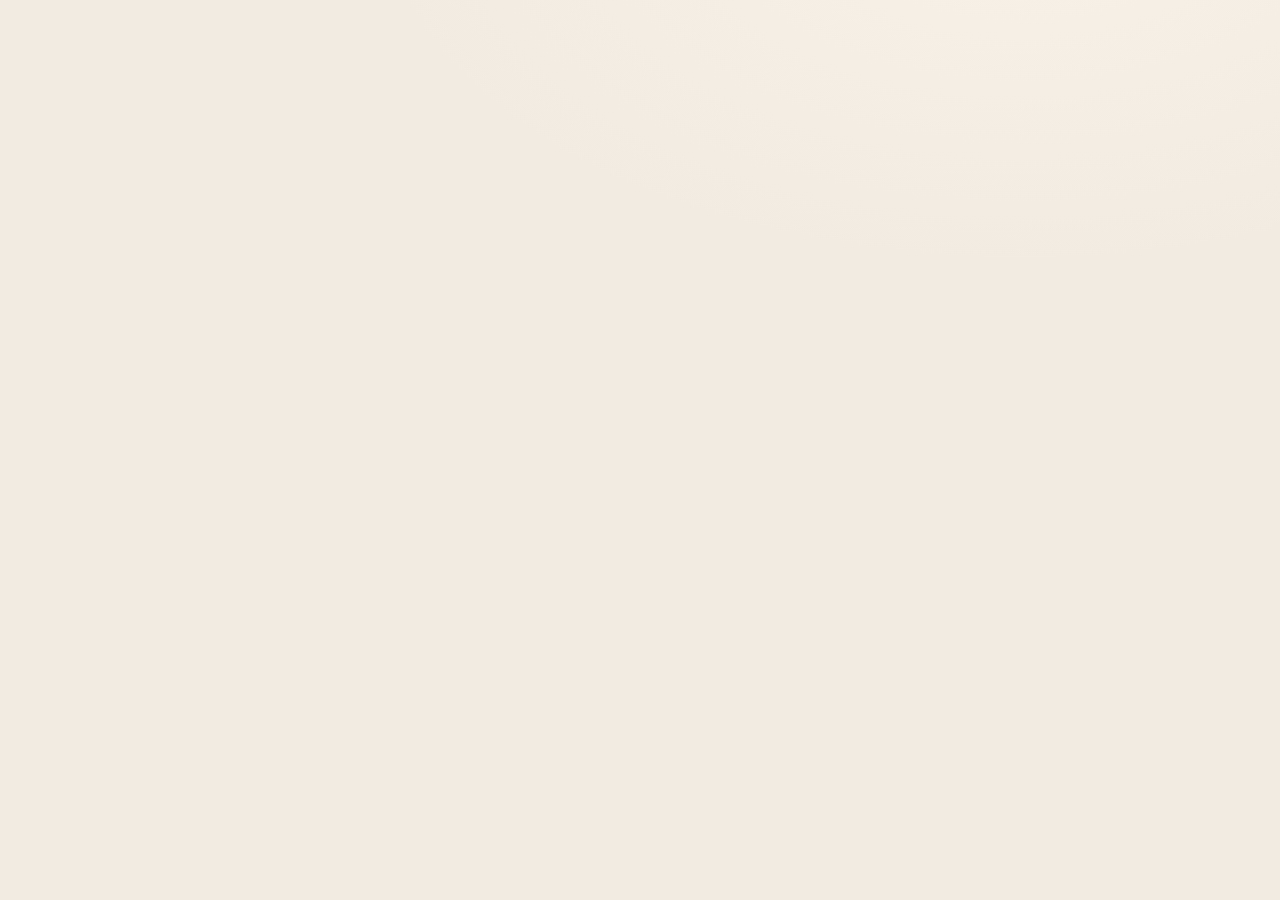
<file: demo/video/viz/memory.html>
<!doctype html>
<html lang="en">
<head>
<meta charset="utf-8">
<title>A lesson through Mubit memory</title>
<link href="https://fonts.googleapis.com/css2?family=Instrument+Serif:ital@0;1&family=Geist:wght@300;400;500&display=swap" rel="stylesheet">
<link rel="stylesheet" href="viz.css">
<style>
h2 { position: absolute; left: 60px; top: 40px; margin: 0; font-size: 40px; }
.run { top: 170px; width: 340px; padding: 18px 20px; }
.run h4 { margin: 6px 0 10px; font-size: 26px; font-family: 'Instrument Serif', serif; font-weight: 400; }
.run .row { display: flex; justify-content: space-between; align-items: center; font-size: 14px; padding: 7px 0; border-top: 1px solid var(--line); }
.status { display: inline-flex; align-items: center; gap: 6px; font-size: 12.5px; padding: 3px 10px; border-radius: 999px; }
#mem { left: 470px; top: 200px; width: 340px; height: 300px; }
#mem h3 { margin: 4px 0 6px; font-size: 26px; }
.slot { margin-top: 12px; height: 104px; border-radius: 12px; border: 1px dashed rgba(255, 255, 255, 0.18); }
.call { font-size: 12.5px; color: #e7c27d; margin-top: 12px; opacity: 0; transition: opacity 0.5s; }
.call.on { opacity: 1; }
.lesson { position: absolute; width: 300px; padding: 12px 14px; border-radius: 12px; background: #fff7e6; color: var(--ink); font-size: 13.5px; line-height: 1.45;
  box-shadow: 0 0 0 1.5px var(--glow), 0 10px 30px rgba(231, 194, 125, 0.25); transition: left 1.3s cubic-bezier(0.5, 0, 0.2, 1), top 1.3s cubic-bezier(0.5, 0, 0.2, 1), opacity 0.6s; }
.lesson b { display: block; font-size: 11px; letter-spacing: 0.1em; text-transform: uppercase; color: #9a7a3c; margin-bottom: 4px; font-weight: 500; }
.planner { margin-top: 12px; padding: 12px; border-radius: 12px; background: var(--soft); min-height: 162px; font-size: 13px; color: var(--muted); }
.floor { margin-top: 14px; font-size: 15px; display: flex; justify-content: space-between; align-items: center; opacity: 0; transition: opacity 0.6s; }
.floor.on { opacity: 1; }
.floor b { font-weight: 500; font-size: 18px; }
</style>
</head>
<body>
<div class="stage">
  <h2 class="serif fade" id="title">One lesson, carried by Mubit</h2>

  <div class="card run fade" id="run1" style="left:60px">
    <div class="eyebrow">Run 1 · 30-residue chain</div>
    <h4>Fold failed its own check</h4>
    <div class="row"><span>pLDDT ≥ 70</span><span class="status pass"><span class="dot" style="background:var(--olive)"></span>89.7</span></div>
    <div class="row"><span>pTM ≥ 0.5</span><span class="status fail"><span class="dot" style="background:var(--fail)"></span>0.494</span></div>
  </div>

  <div class="dark pop" id="mem">
    <div class="eyebrow">Mubit memory</div>
    <h3 class="serif">Stored lessons</h3>
    <div class="slot"></div>
    <div class="call mono" id="c-write">remember(lesson, session = run 1)</div>
    <div class="call mono" id="c-read">get_context(task, session = run 2)</div>
  </div>

  <div class="card run fade" id="run2" style="left:880px">
    <div class="eyebrow">Run 2 · same task</div>
    <h4>Planner's input</h4>
    <div class="planner" id="planner">advisory lessons</div>
    <div class="floor" id="floor"><span>pTM floor it sets</span><b>0.3</b></div>
  </div>

  <div class="lesson fade" id="lesson" style="left:80px; top:410px"><b>Lesson from the reviewer</b>A pTM floor of 0.5 is too strict for a 30-residue chain. Use about 0.3 below 50 residues.</div>
  <div class="lesson" id="copy" style="left:490px; top:291px; opacity:0"><b>Lesson from the reviewer</b>A pTM floor of 0.5 is too strict for a 30-residue chain. Use about 0.3 below 50 residues.</div>
</div>
<script>
const $ = (id) => document.getElementById(id);
const on = (ids, gap = 180) => ids.forEach((id, i) => setTimeout(() => $(id).classList.add('on'), i * gap));
window.viz = {
  go(step) {
    if (step === 1) on(['title', 'run1', 'lesson', 'mem']);
    if (step === 2) {
      const l = $('lesson'); l.style.left = '490px'; l.style.top = '291px';
      setTimeout(() => $('c-write').classList.add('on'), 900);
    }
    if (step === 3) {
      on(['run2']);
      setTimeout(() => { $('c-read').classList.add('on'); const c = $('copy'); c.style.opacity = '1'; }, 500);
      setTimeout(() => { const c = $('copy'); c.style.left = '900px'; c.style.top = '302px'; }, 900);
    }
    if (step === 4) on(['floor']);
  },
};
</script>
</body>
</html>
</file>
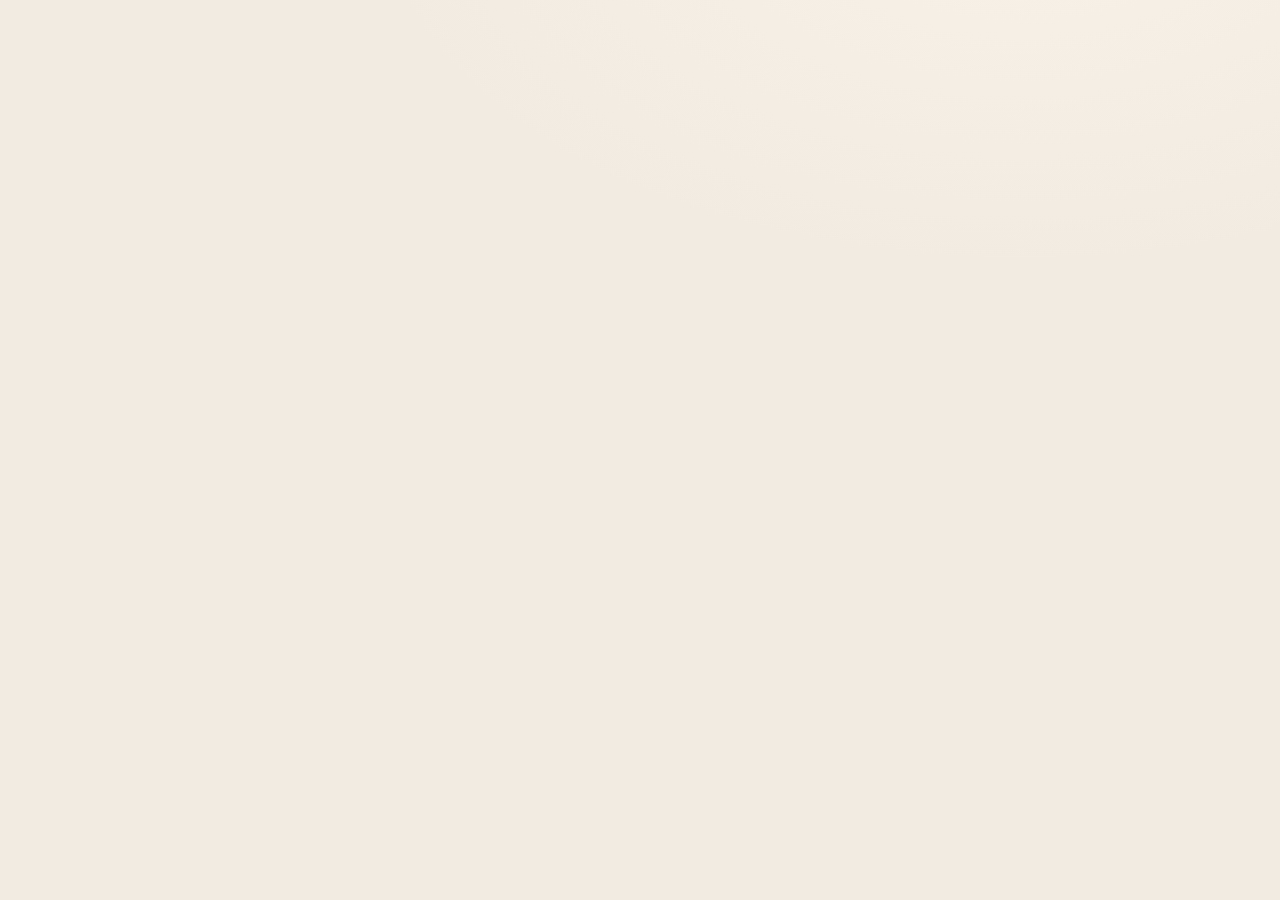
<file: demo/video/viz/mubit.html>
<!doctype html>
<html lang="en">
<head>
<meta charset="utf-8">
<title>How labloop uses Mubit</title>
<link href="https://fonts.googleapis.com/css2?family=Instrument+Serif:ital@0;1&family=Geist:wght@300;400;500&display=swap" rel="stylesheet">
<link rel="stylesheet" href="viz.css">
<style>
h2 { position: absolute; left: 60px; top: 40px; margin: 0; font-size: 40px; }
.agent { left: 60px; width: 250px; height: 62px; padding: 10px 14px; display: grid; grid-template-columns: 1fr auto; align-items: center; row-gap: 2px; transition: box-shadow 0.5s; }
.agent b { font-weight: 500; font-size: 15px; }
.agent small { grid-column: 1 / -1; color: var(--muted); font-size: 12px; }
.agent .model { font-size: 11px; padding: 2px 8px; border-radius: 999px; background: var(--bg); }
.agent .model.opus { background: #efe0d6; }
.agent.hot { box-shadow: 0 0 0 2px var(--glow), 0 10px 30px rgba(231, 194, 125, 0.3); }
#gateway { left: 440px; top: 150px; width: 360px; height: 236px; }
#memory { left: 440px; top: 418px; width: 360px; }
.dark h3 { margin: 4px 0 2px; font-size: 26px; }
.dark .host { font-size: 12px; color: #bdb3a4; }
.log { margin-top: 12px; display: flex; flex-direction: column; gap: 6px; }
.log div { font-size: 12.5px; display: flex; gap: 8px; align-items: center; opacity: 0; transform: translateX(-8px); transition: all 0.4s; }
.log div.on { opacity: 1; transform: none; }
.log .ok { margin-left: auto; color: var(--glow); font-size: 11.5px; }
.verbs { display: grid; grid-template-columns: 1fr 1fr; gap: 8px; margin-top: 10px; }
.verb { border-radius: 12px; padding: 8px 10px; background: rgba(255, 255, 255, 0.06); border: 1px solid rgba(255, 255, 255, 0.08); transition: all 0.5s; }
.verb b { display: block; font-weight: 500; font-size: 14.5px; color: #8f877b; transition: color 0.5s; }
.verb span { font-size: 11px; color: #7d756a; }
.verb.on { background: rgba(231, 194, 125, 0.16); border-color: rgba(231, 194, 125, 0.55); }
.verb.on b { color: #fff3dc; }
#models { left: 930px; top: 205px; width: 290px; }
#modal { left: 930px; top: 470px; width: 290px; }
.side h4 { margin: 2px 0 8px; font-size: 22px; font-family: 'Instrument Serif', serif; font-weight: 400; }
.side .row { display: flex; justify-content: space-between; font-size: 13px; padding: 5px 0; border-top: 1px solid var(--line); }
.side .row span:last-child { color: var(--muted); }
.label { position: absolute; font-size: 12px; color: #6b6458; background: var(--bg); padding: 2px 8px; border-radius: 999px; opacity: 0; transition: opacity 0.5s; }
.label.on { opacity: 1; }
circle.packet { fill: var(--glow); }
</style>
</head>
<body>
<div class="stage">
  <h2 class="serif fade" id="title">How labloop uses Mubit</h2>

  <svg class="wires" viewBox="0 0 1280 720" width="1280" height="720">
    <path id="w0" d="M310 181 C 380 181, 380 214, 440 214"/>
    <path id="w1" d="M310 259 C 380 259, 380 238, 440 238"/>
    <path id="w2" d="M310 337 C 380 337, 380 262, 440 262"/>
    <path id="w3" d="M310 415 C 380 415, 380 286, 440 286"/>
    <path id="w4" d="M310 493 C 390 493, 390 310, 440 310"/>
    <path id="wm" d="M800 268 L 930 268"/>
    <path id="write" d="M310 505 C 380 505, 380 500, 440 500"/>
    <path id="recall" d="M440 580 C 340 580, 340 430, 310 425"/>
    <circle class="packet" r="4" opacity="0"><animateMotion id="p0" dur="1.1s" begin="indefinite" repeatCount="indefinite"><mpath href="#w0"/></animateMotion></circle>
    <circle class="packet" r="4" opacity="0"><animateMotion id="p1" dur="1.3s" begin="indefinite" repeatCount="indefinite"><mpath href="#w2"/></animateMotion></circle>
    <circle class="packet" r="4" opacity="0"><animateMotion id="p2" dur="1.2s" begin="indefinite" repeatCount="indefinite"><mpath href="#w3"/></animateMotion></circle>
    <circle class="packet" r="4" opacity="0"><animateMotion id="p3" dur="0.9s" begin="indefinite" repeatCount="indefinite"><mpath href="#wm"/></animateMotion></circle>
    <circle class="packet" r="5" opacity="0"><animateMotion id="pw" dur="1.4s" begin="indefinite" repeatCount="indefinite"><mpath href="#write"/></animateMotion></circle>
    <circle class="packet" r="5" opacity="0"><animateMotion id="pr" dur="1.6s" begin="indefinite" repeatCount="indefinite"><mpath href="#recall"/></animateMotion></circle>
  </svg>

  <div class="card agent fade" id="a0" style="top:150px"><b>applicability</b><span class="model">Haiku 5.5</span><small>does a saved skill fit?</small></div>
  <div class="card agent fade" id="a1" style="top:228px"><b>researcher</b><span class="model">Haiku 5.5</span><small>writes literature queries</small></div>
  <div class="card agent fade" id="a2" style="top:306px"><b>extractor</b><span class="model">Haiku 5.5</span><small>pulls methods from papers</small></div>
  <div class="card agent fade" id="a3" style="top:384px"><b>planner</b><span class="model opus">Opus 5</span><small>designs the experiment</small></div>
  <div class="card agent fade" id="a4" style="top:462px"><b>reviewer</b><span class="model opus">Opus 5</span><small>writes lessons after grading</small></div>

  <div class="dark pop" id="gateway">
    <div class="eyebrow">Mubit gateway</div>
    <h3 class="serif">Every agent call</h3>
    <div class="host mono">api.mubit.ai/anthropic · session = run id</div>
    <div class="log" id="log">
      <div><span class="dot" style="background:var(--glow)"></span>applicability · run 5d8e3a<span class="ok">recorded</span></div>
      <div><span class="dot" style="background:var(--glow)"></span>researcher · run 5d8e3a<span class="ok">recorded</span></div>
      <div><span class="dot" style="background:var(--glow)"></span>planner · run 5d8e3a<span class="ok">recorded</span></div>
      <div><span class="dot" style="background:var(--glow)"></span>reviewer · run 5d8e3a<span class="ok">recorded</span></div>
    </div>
  </div>

  <div class="card side pop" id="models"><div class="eyebrow">Models</div><h4>Claude</h4>
    <div class="row"><span>Opus 5</span><span>planner, reviewer</span></div>
    <div class="row"><span>Haiku 5.5</span><span>three helpers</span></div>
  </div>

  <div class="dark pop" id="memory">
    <div class="eyebrow">Mubit memory</div>
    <h3 class="serif">Lessons between runs</h3>
    <div class="verbs">
      <div class="verb" id="v-reflect"><b>Reflect</b><span>reviewer reads the result</span></div>
      <div class="verb" id="v-write"><b>Write</b><span class="mono">remember()</span></div>
      <div class="verb" id="v-retrieve"><b>Retrieve</b><span class="mono">get_context()</span></div>
      <div class="verb" id="v-reinforce"><b>Reinforce</b><span class="mono">record_outcome()</span></div>
    </div>
  </div>
  <div class="label" id="l-write" style="left:322px; top:470px">write lessons</div>
  <div class="label" id="l-recall" style="left:300px; top:592px">recall before planning</div>

  <div class="card side pop" id="modal"><div class="eyebrow">Experiments</div><h4>GPUs on Modal</h4>
    <div class="row"><span>ESMFold</span><span>A10G</span></div>
    <div class="row"><span>Boltz-2</span><span>H100</span></div>
    <div class="row"><span>Chai-1</span><span>H100</span></div>
  </div>
</div>
<script>
const $ = (id) => document.getElementById(id);
const on = (ids, gap = 160) => ids.forEach((id, i) => setTimeout(() => $(id).classList.add('on'), i * gap));
const packets = (ids) => ids.forEach((id) => { const a = $(id); a.parentElement.setAttribute('opacity', '1'); a.beginElement(); });
window.viz = {
  go(step) {
    if (step === 1) on(['title', 'a0', 'a1', 'a2', 'a3', 'a4'], 140);
    if (step === 2) {
      on(['gateway', 'w0', 'w1', 'w2', 'w3', 'w4', 'wm', 'models'], 90);
      setTimeout(() => packets(['p0', 'p1', 'p2', 'p3']), 900);
      [...$('log').children].forEach((row, i) => setTimeout(() => row.classList.add('on'), 1100 + i * 700));
    }
    if (step === 3) {
      on(['memory']);
      setTimeout(() => { $('a4').classList.add('hot'); $('v-reflect').classList.add('on'); }, 700);
      setTimeout(() => { on(['write', 'l-write']); $('write').classList.add('hot'); packets(['pw']); $('v-write').classList.add('on'); }, 1700);
    }
    if (step === 4) {
      $('a4').classList.remove('hot');
      on(['recall', 'l-recall']); $('recall').classList.add('hot'); packets(['pr']);
      setTimeout(() => { $('a3').classList.add('hot'); $('v-retrieve').classList.add('on'); }, 600);
      setTimeout(() => $('v-reinforce').classList.add('on'), 3200);
    }
    if (step === 5) { $('a3').classList.remove('hot'); on(['modal']); }
  },
};
</script>
</body>
</html>
</file>
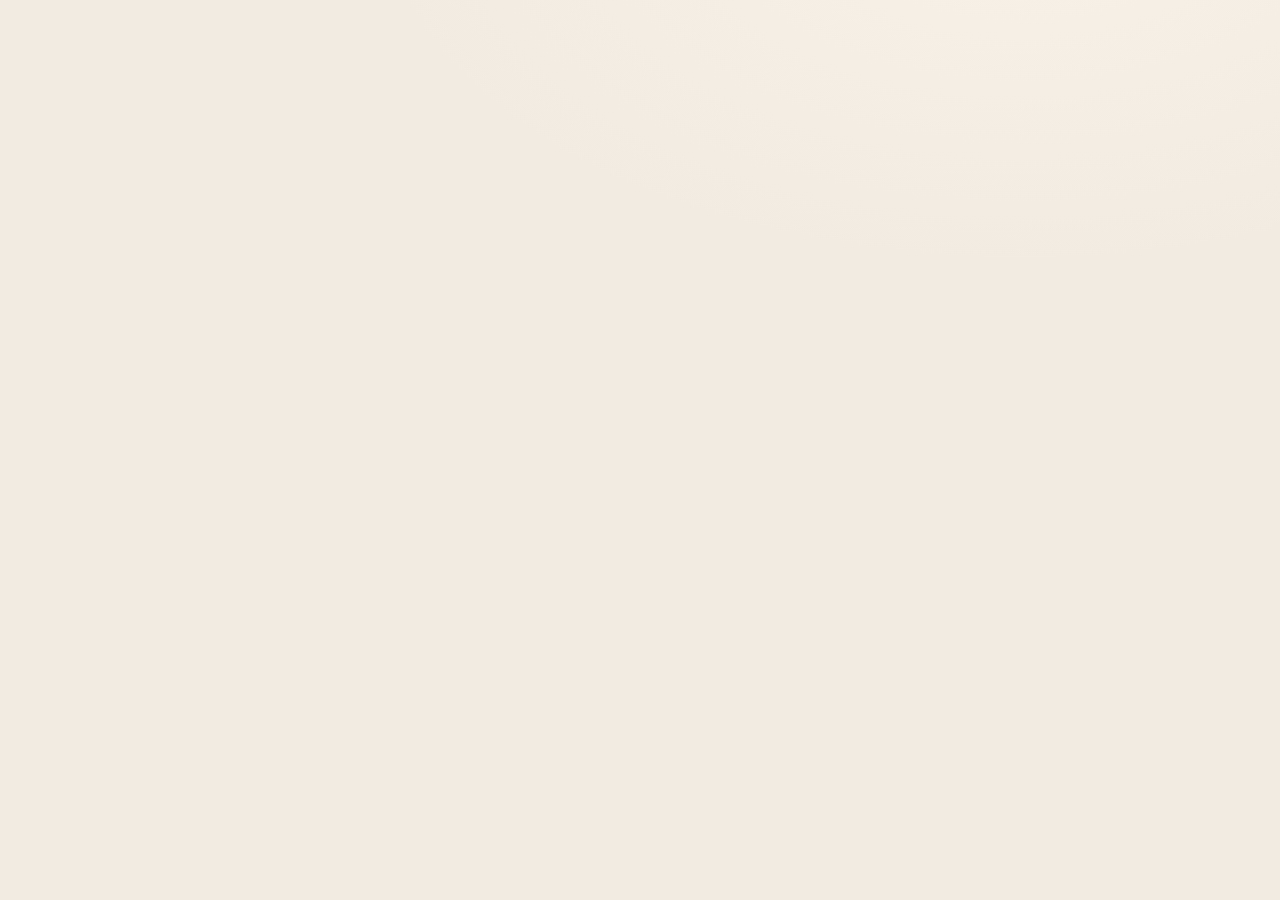
<file: demo/video/viz/outro.html>
<!doctype html>
<html lang="en">
<head>
<meta charset="utf-8">
<title>labloop and Mubit</title>
<link href="https://fonts.googleapis.com/css2?family=Instrument+Serif:ital@0;1&family=Geist:wght@300;400;500&display=swap" rel="stylesheet">
<link rel="stylesheet" href="viz.css">
<style>
h2 { position: absolute; left: 60px; top: 40px; margin: 0; font-size: 40px; }
.track { position: absolute; left: 60px; right: 60px; top: 150px; display: flex; align-items: stretch; gap: 14px; }
.node { position: relative; flex: 1; background: #fff; border-radius: 16px; padding: 16px; box-shadow: 0 10px 28px rgba(42, 38, 34, 0.07); }
.node h4 { margin: 6px 0 8px; font-size: 22px; font-family: 'Instrument Serif', serif; font-weight: 400; line-height: 1.15; }
.node p { margin: 0; font-size: 13px; color: #5e584f; line-height: 1.45; }
.node .status { display: inline-flex; align-items: center; gap: 6px; font-size: 12px; padding: 3px 10px; border-radius: 999px; margin-top: 10px; }
.node.mem { background: linear-gradient(160deg, var(--mubit-2), var(--mubit)); color: #f4eee4; }
.node.mem p { color: #cfc5b6; }
.node.mem .eyebrow { color: #bdb3a4; }
.join { align-self: center; color: var(--muted); font-size: 20px; }
.bottom { position: absolute; left: 60px; right: 60px; top: 410px; display: grid; grid-template-columns: 1fr 1fr 1fr; gap: 16px; }
.bottom .dark { position: relative; }
.bottom h3 { margin: 4px 0 6px; font-size: 23px; line-height: 1.15; }
.bottom p { margin: 0; font-size: 13.5px; color: #d9cfc0; line-height: 1.5; }
.end { position: absolute; left: 0; right: 0; bottom: 34px; text-align: center; font-size: 15px; color: var(--muted); }
</style>
</head>
<body>
<div class="stage">
  <h2 class="serif fade" id="title">What Mubit changed across three runs</h2>
  <div class="track">
    <div class="node pop" id="n1"><div class="eyebrow">Run 1</div><h4>pTM floor 0.5</h4><p>The fold scored pTM 0.494.</p><span class="status fail"><span class="dot" style="background:var(--fail)"></span>Failed</span></div>
    <span class="join pop" id="j1">→</span>
    <div class="node mem pop" id="n2"><div class="eyebrow">Mubit memory</div><h4>"0.5 is too strict for short chains"</h4><p>Written after run 1, recalled before run 2.</p></div>
    <span class="join pop" id="j2">→</span>
    <div class="node pop" id="n3"><div class="eyebrow">Run 2</div><h4>pTM floor 0.3</h4><p>Same fold, now within its checks. Saved as a skill.</p><span class="status pass"><span class="dot" style="background:var(--olive)"></span>Passed · draft skill</span></div>
    <span class="join pop" id="j3">→</span>
    <div class="node pop" id="n4"><div class="eyebrow">Run 3</div><h4>Trp-cage, 20 residues</h4><p>Matched the skill, so no research or planning.</p><span class="status pass"><span class="dot" style="background:var(--olive)"></span>Passed · validated</span></div>
  </div>
  <div class="bottom">
    <div class="dark pop" id="b1"><div class="eyebrow">Mubit memory</div><h3 class="serif">Corrections become lessons</h3><p>Written after grading, recalled before planning, and reinforced when they lead to a pass.</p></div>
    <div class="dark pop" id="b2"><div class="eyebrow">Mubit gateway</div><h3 class="serif">Each role keeps its own history</h3><p>Every call is recorded per role and per run. Each role's model is one setting, so it can move to a smaller, task-adapted one.</p></div>
    <div class="dark pop" id="b3"><div class="eyebrow">Every new run</div><h3 class="serif">Starts from the last one</h3><p>New proteins and new papers add lessons and skills, and the next run plans with them.</p></div>
  </div>
  <div class="end fade" id="end">labloop · github.com/persistentepiphany/mubit-experiments-hackathon</div>
</div>
<script>
const $ = (id) => document.getElementById(id);
const on = (ids, gap = 220) => ids.forEach((id, i) => setTimeout(() => $(id).classList.add('on'), i * gap));
window.viz = {
  go(step) {
    if (step === 1) on(['title', 'n1', 'j1', 'n2', 'j2', 'n3', 'j3', 'n4'], 260);
    if (step === 2) on(['b1', 'b2'], 400);
    if (step === 3) on(['b3', 'end'], 400);
  },
};
</script>
</body>
</html>
</file>
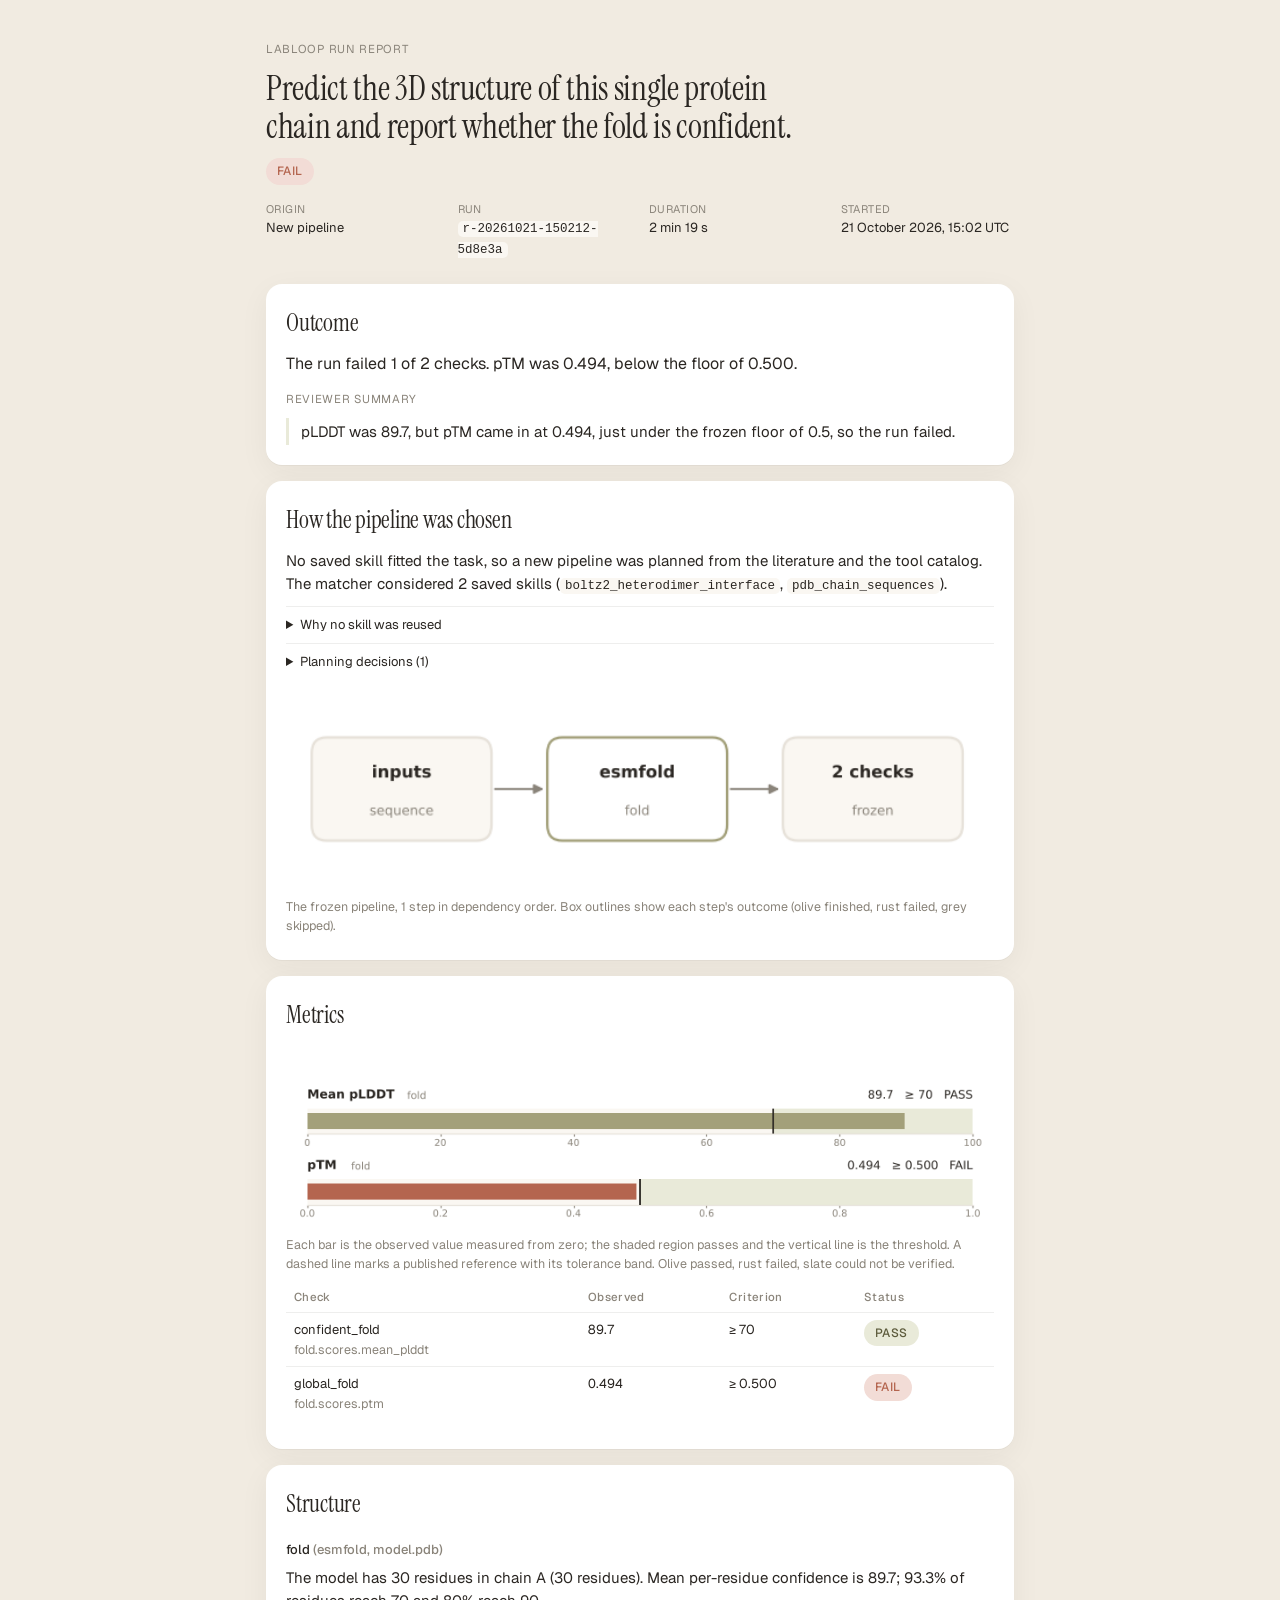
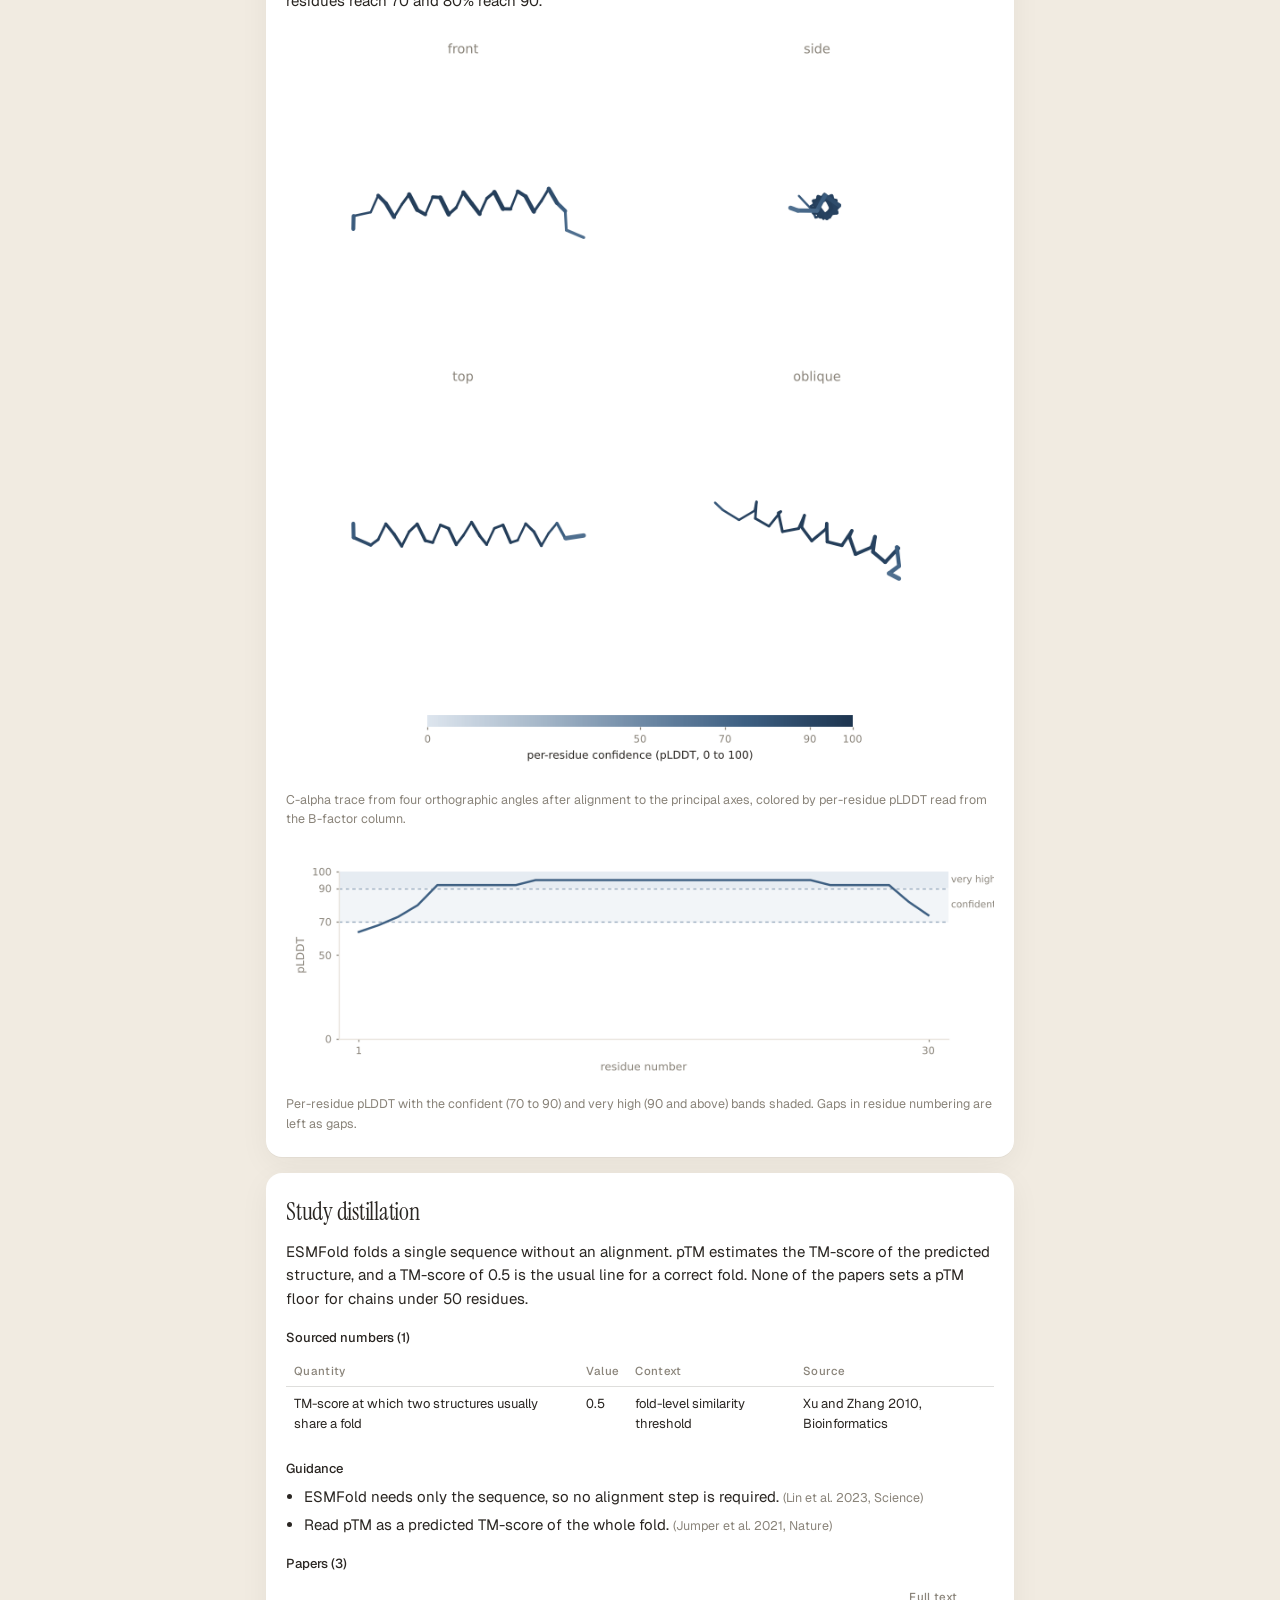
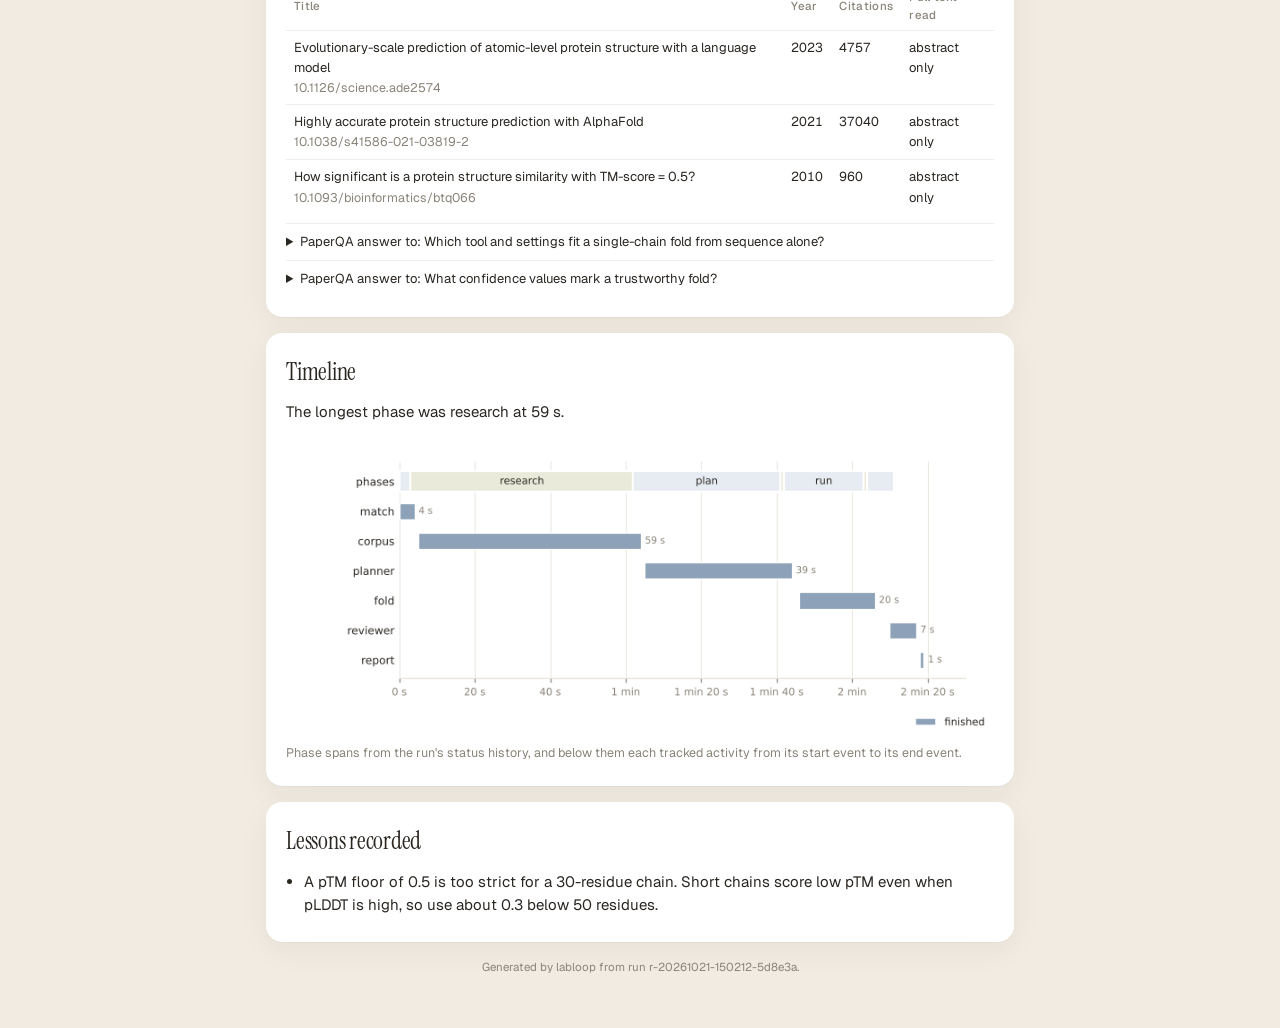
<file: demo/video/seed/reports/r-20261021-150212-5d8e3a/report.html>
<!doctype html>
<html lang="en"><head><meta charset="utf-8"><meta name="viewport" content="width=device-width,initial-scale=1"><title>Run report r-20261021-150212-5d8e3a</title><link rel="preconnect" href="https://fonts.googleapis.com"><link rel="preconnect" href="https://fonts.gstatic.com" crossorigin><link href="https://fonts.googleapis.com/css2?family=Instrument+Serif:ital@0;1&amp;family=Geist:wght@300;400;500&amp;display=swap" rel="stylesheet"><style>
:root{--bg:#f1ebe1;--ink:#2a2622;--muted:#8a847a;--card:#fff;--soft:#faf7f2;--line:rgba(42,38,34,.08);
--olive:#a3a07a;--clay:#c9937a;--slate:#8da2b8;--slatebg:#e6ecf2;--okbg:#e9ead9;--runbg:#f3e3da;--failbg:#f2dcd6;--fail:#b4654f}
*{box-sizing:border-box}
html{-webkit-text-size-adjust:100%}
body{margin:0;background:var(--bg);color:var(--ink);font-family:'Geist',system-ui,-apple-system,sans-serif;
font-size:15px;line-height:1.55;-webkit-font-smoothing:antialiased}
main{max-width:780px;margin:0 auto;padding:32px 16px 56px;display:flex;flex-direction:column;gap:16px}
h1,h2{font-family:'Instrument Serif',Georgia,serif;font-weight:400;letter-spacing:-.01em;margin:0}
h1{font-size:34px;line-height:1.12;text-wrap:balance}
h2{font-size:24px;margin-bottom:10px}
h3{font-size:13px;font-weight:500;margin:18px 0 6px;color:var(--ink)}
p{margin:0 0 10px}p:last-child{margin-bottom:0}
.card{background:var(--card);border-radius:16px;padding:20px;box-shadow:0 1px 0 rgba(42,38,34,.04),0 8px 30px rgba(42,38,34,.05)}
.eyebrow{font-size:11.5px;letter-spacing:.06em;text-transform:uppercase;color:var(--muted)}
.head{display:flex;flex-direction:column;gap:12px;padding:8px 0}
.pill{display:inline-block;font-size:12px;font-weight:500;letter-spacing:.04em;padding:4px 11px;border-radius:999px;vertical-align:middle}
.pill.PASS{background:var(--okbg);color:#5d5b3c}.pill.FAIL{background:var(--failbg);color:var(--fail)}
.pill.INCONCLUSIVE,.pill.UNVERIFIABLE{background:var(--slatebg);color:#4c6075}
.pill.ERROR{background:var(--failbg);color:var(--fail)}.pill.IN{background:var(--runbg);color:#8a5a43}
.pill.NOT{background:var(--soft);color:var(--muted)}
.meta{display:grid;grid-template-columns:repeat(auto-fit,minmax(150px,1fr));gap:10px 18px;margin-top:4px}
.meta div{font-size:13px;overflow-wrap:anywhere}.meta span{display:block;font-size:11px;color:var(--muted);letter-spacing:.04em;text-transform:uppercase}
.lead{font-size:16px}
.quote{border-left:3px solid var(--okbg);padding:2px 0 2px 12px;margin:10px 0;color:var(--ink)}
.muted{color:var(--muted)}.small{font-size:12.5px}
code{font-family:ui-monospace,SFMono-Regular,Menlo,monospace;font-size:12.5px;background:var(--soft);padding:1px 5px;border-radius:5px;overflow-wrap:anywhere}
figure{margin:14px 0 4px}figure img{display:block;width:100%;height:auto;border-radius:10px}
figcaption{font-size:12.5px;color:var(--muted);margin-top:6px}
.scroll{overflow-x:auto;-webkit-overflow-scrolling:touch;margin:8px 0}
table{border-collapse:collapse;width:100%;font-size:13px}
th{font-weight:500;color:var(--muted);font-size:11.5px;text-align:left;letter-spacing:.03em;padding:6px 8px;border-bottom:1px solid var(--line)}
td{padding:7px 8px;border-bottom:1px solid var(--line);vertical-align:top;overflow-wrap:anywhere}
td.num{font-variant-numeric:tabular-nums;white-space:nowrap}
tr:last-child td{border-bottom:none}
ul.plain{margin:6px 0;padding-left:18px}ul.plain li{margin:4px 0}
details{margin:8px 0;border-top:1px solid var(--line);padding-top:8px}
summary{cursor:pointer;font-size:13px;color:var(--ink)}
details>div{padding:8px 0 2px;font-size:13.5px}
.note{font-size:12.5px;color:var(--muted);margin-top:10px}
footer{font-size:11.5px;color:var(--muted);text-align:center}
@media (max-width:520px){h1{font-size:28px}.card{padding:16px}main{padding-top:20px}}
</style></head><body><main><header class="head"><div class="eyebrow">labloop run report</div><h1>Predict the 3D structure of this single protein chain and report whether the fold is confident.</h1><div><span class="pill FAIL">FAIL</span></div><div class="meta"><div><span>Origin</span>New pipeline</div><div><span>Run</span><code>r-20261021-150212-5d8e3a</code></div><div><span>Duration</span>2 min 19 s</div><div><span>Started</span>21 October 2026, 15:02 UTC</div></div></header><section class="card"><h2>Outcome</h2><p class="lead">The run failed 1 of 2 checks. pTM was 0.494, below the floor of 0.500.</p><div class="eyebrow" style="margin-top:14px">Reviewer summary</div><p class="quote">pLDDT was 89.7, but pTM came in at 0.494, just under the frozen floor of 0.5, so the run failed.</p></section><section class="card"><h2>How the pipeline was chosen</h2><p>No saved skill fitted the task, so a new pipeline was planned from the literature and the tool catalog. The matcher considered 2 saved skills (<code>boltz2_heterodimer_interface</code>, <code>pdb_chain_sequences</code>).</p><details><summary>Why no skill was reused</summary><div>Neither saved skill fits: the Boltz-2 skill needs two chains, and the PDB skill only reads deposited entries.</div></details><details><summary>Planning decisions (1)</summary><div><div class="scroll"><table><thead><tr><th>Topic</th><th>Choice</th><th>Sourced</th></tr></thead><tbody><tr><td>pTM floor</td><td>0.5</td><td>no</td></tr></tbody></table></div></div></details><figure><img src="figures/pipeline.png" alt="Pipeline diagram: esmfold" loading="lazy"><figcaption>The frozen pipeline, 1 step in dependency order. Box outlines show each step's outcome (olive finished, rust failed, grey skipped).</figcaption></figure></section><section class="card"><h2>Metrics</h2><figure><img src="figures/metrics.png" alt="Observed value of each check against its threshold" loading="lazy"><figcaption>Each bar is the observed value measured from zero; the shaded region passes and the vertical line is the threshold. A dashed line marks a published reference with its tolerance band. Olive passed, rust failed, slate could not be verified.</figcaption></figure><div class="scroll"><table><thead><tr><th>Check</th><th>Observed</th><th>Criterion</th><th>Status</th></tr></thead><tbody><tr><td>confident_fold<div class="small muted">fold.scores.mean_plddt</div></td><td class=num>89.7</td><td>≥ 70</td><td><span class="pill PASS">PASS</span></td></tr><tr><td>global_fold<div class="small muted">fold.scores.ptm</div></td><td class=num>0.494</td><td>≥ 0.500</td><td><span class="pill FAIL">FAIL</span></td></tr></tbody></table></div></section><section class="card"><h2>Structure</h2><h3>fold <span class="muted">(esmfold, model.pdb)</span></h3><p>The model has 30 residues in chain A (30 residues). Mean per-residue confidence is 89.7; 93.3% of residues reach 70 and 80% reach 90.</p><figure><img src="figures/structure_fold.png" alt="C-alpha trace of fold from four angles" loading="lazy"><figcaption>C-alpha trace from four orthographic angles after alignment to the principal axes, colored by per-residue pLDDT read from the B-factor column.</figcaption></figure><figure><img src="figures/confidence_fold.png" alt="Per-residue pLDDT for fold" loading="lazy"><figcaption>Per-residue pLDDT with the confident (70 to 90) and very high (90 and above) bands shaded. Gaps in residue numbering are left as gaps.</figcaption></figure></section><section class="card"><h2>Study distillation</h2><p>ESMFold folds a single sequence without an alignment. pTM estimates the TM-score of the predicted structure, and a TM-score of 0.5 is the usual line for a correct fold. None of the papers sets a pTM floor for chains under 50 residues.</p><h3>Sourced numbers (1)</h3><div class="scroll"><table><thead><tr><th>Quantity</th><th>Value</th><th>Context</th><th>Source</th></tr></thead><tbody><tr><td>TM-score at which two structures usually share a fold</td><td class=num>0.5</td><td>fold-level similarity threshold</td><td><span title="Xu and Zhang 2010, Bioinformatics">Xu and Zhang 2010, Bioinformatics</span></td></tr></tbody></table></div><h3>Guidance</h3><ul class="plain"><li>ESMFold needs only the sequence, so no alignment step is required. <span class="small muted">(<span title="Lin et al. 2023, Science">Lin et al. 2023, Science</span>)</span></li><li>Read pTM as a predicted TM-score of the whole fold. <span class="small muted">(<span title="Jumper et al. 2021, Nature">Jumper et al. 2021, Nature</span>)</span></li></ul><h3>Papers (3)</h3><div class="scroll"><table><thead><tr><th>Title</th><th>Year</th><th>Citations</th><th>Full text read</th></tr></thead><tbody><tr><td>Evolutionary-scale prediction of atomic-level protein structure with a language model<div class="small muted">10.1126/science.ade2574</div></td><td class=num>2023</td><td class=num>4757</td><td>abstract only</td></tr><tr><td>Highly accurate protein structure prediction with AlphaFold<div class="small muted">10.1038/s41586-021-03819-2</div></td><td class=num>2021</td><td class=num>37040</td><td>abstract only</td></tr><tr><td>How significant is a protein structure similarity with TM-score = 0.5?<div class="small muted">10.1093/bioinformatics/btq066</div></td><td class=num>2010</td><td class=num>960</td><td>abstract only</td></tr></tbody></table></div><details><summary>PaperQA answer to: Which tool and settings fit a single-chain fold from sequence alone?</summary><div><p class="small muted">Which tool and settings fit a single-chain fold from sequence alone?</p><p>ESMFold predicts structure directly from one sequence, without a multiple sequence alignment.</p><p class="small muted">Drawn from 1 excerpt of 1 paper.</p></div></details><details><summary>PaperQA answer to: What confidence values mark a trustworthy fold?</summary><div><p class="small muted">What confidence values mark a trustworthy fold?</p><p>pTM estimates the TM-score of the prediction, and a TM-score of 0.5 is the usual line for two structures sharing a fold. The papers set no pTM floor for very short chains.</p><p class="small muted">Drawn from 2 excerpts of 2 papers.</p></div></details></section><section class="card"><h2>Timeline</h2><p>The longest phase was research at 59 s.</p><figure><img src="figures/timeline.png" alt="Gantt chart of run phases and activities" loading="lazy"><figcaption>Phase spans from the run's status history, and below them each tracked activity from its start event to its end event.</figcaption></figure></section><section class="card"><h2>Lessons recorded</h2><ul class="plain"><li>A pTM floor of 0.5 is too strict for a 30-residue chain. Short chains score low pTM even when pLDDT is high, so use about 0.3 below 50 residues.</li></ul></section><footer>Generated by labloop from run r-20261021-150212-5d8e3a.</footer></main></body></html>
</file>
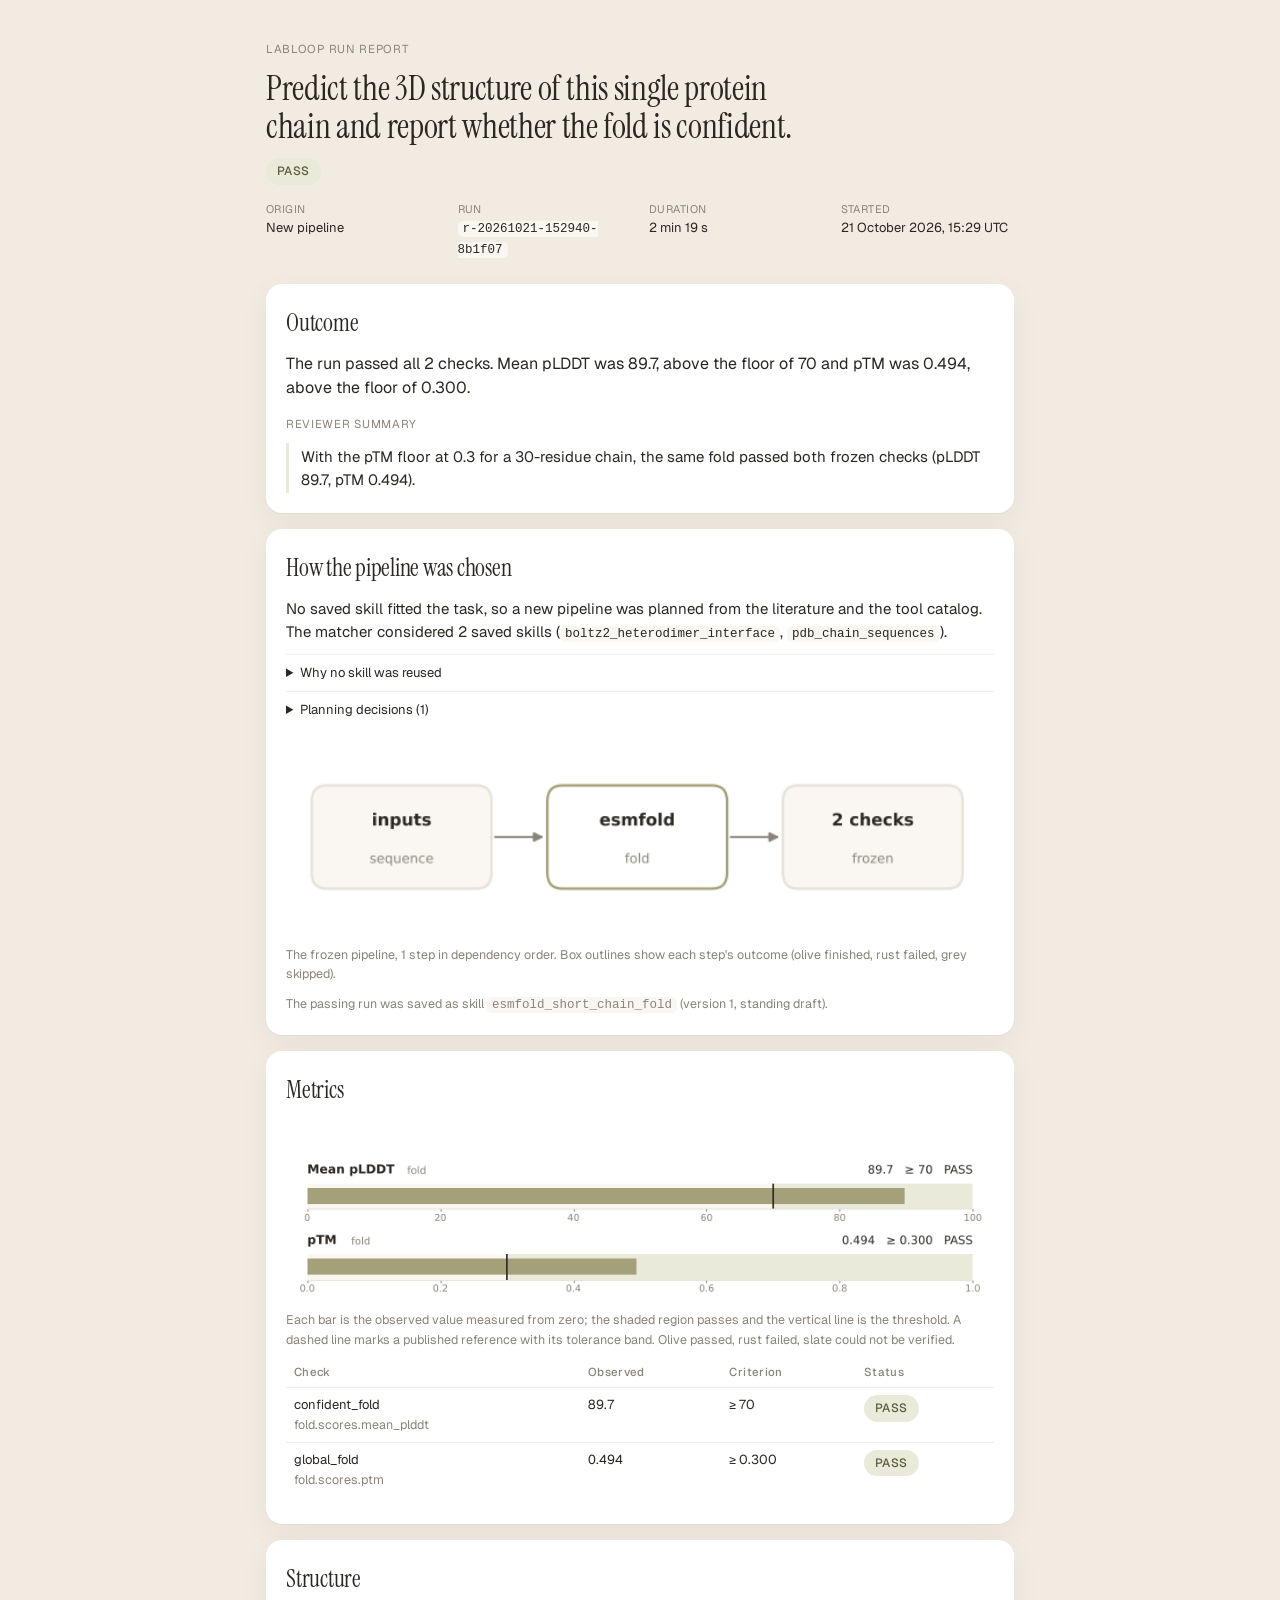
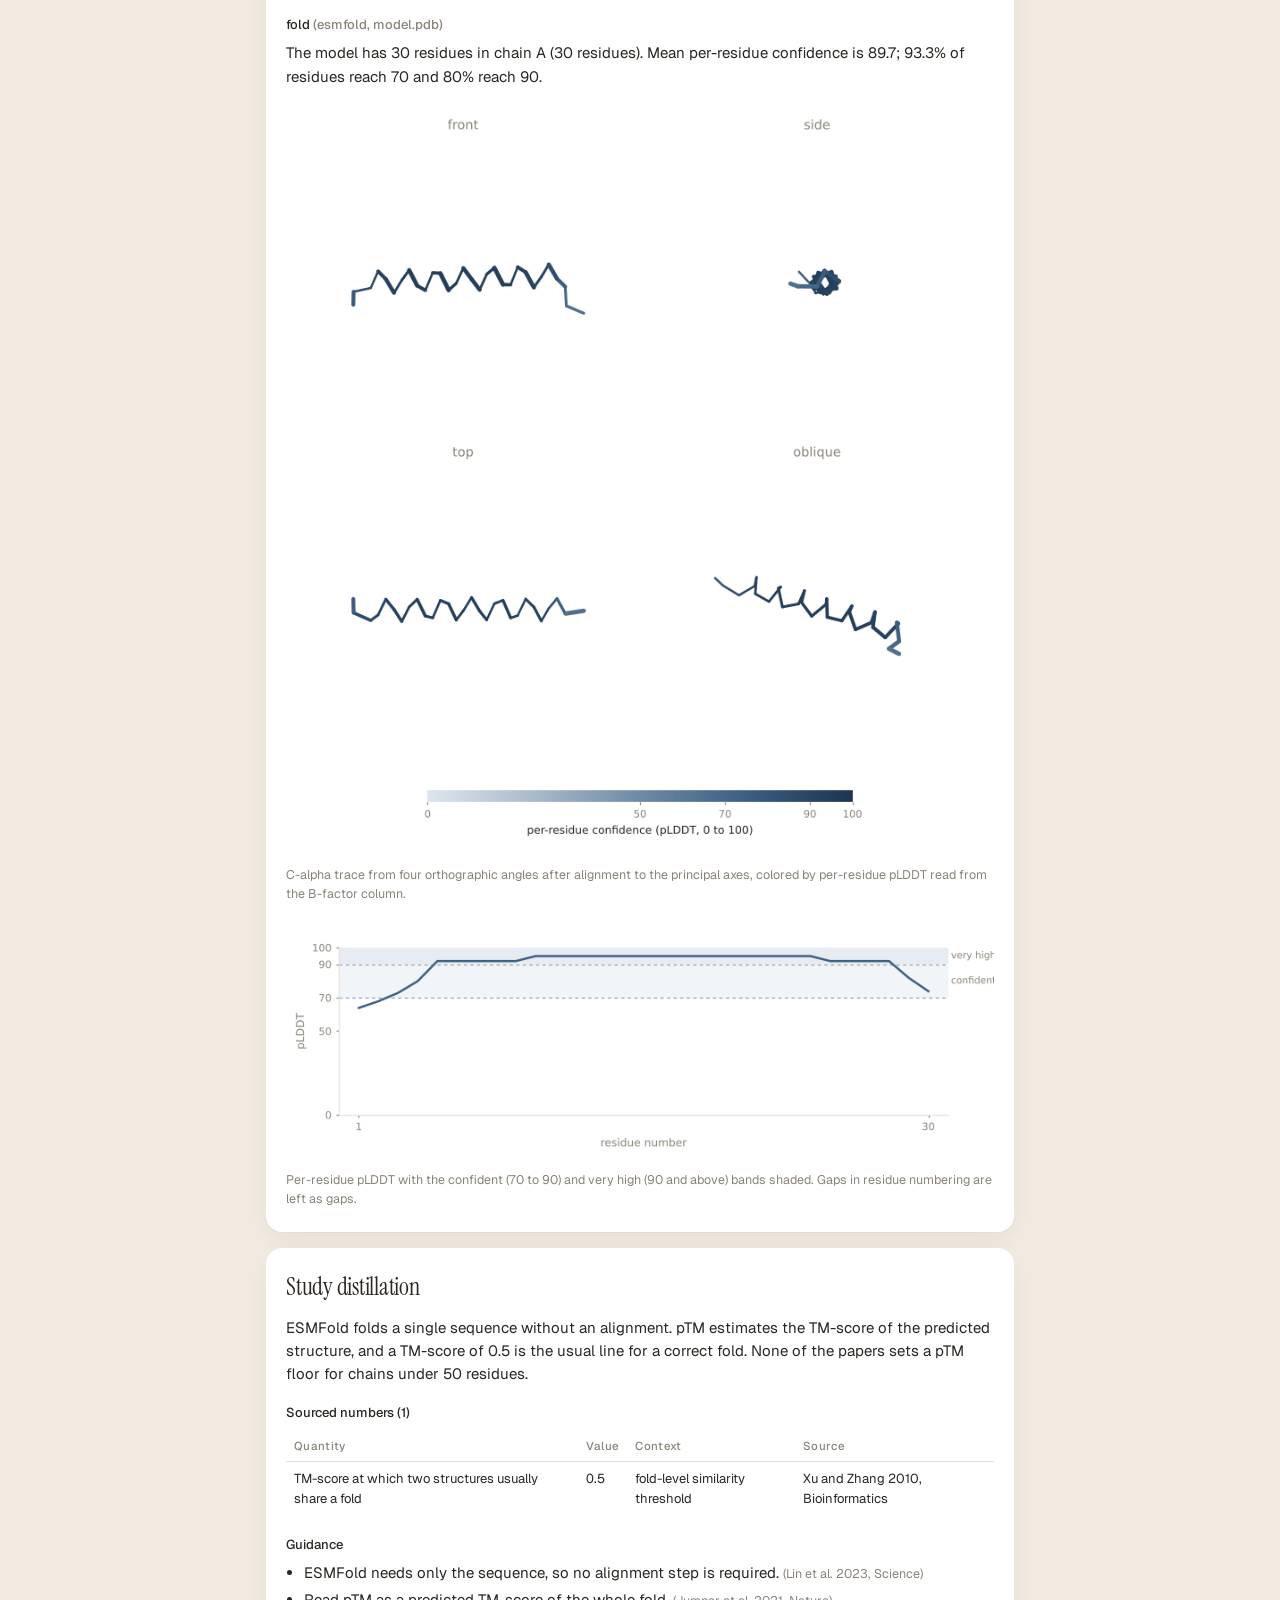
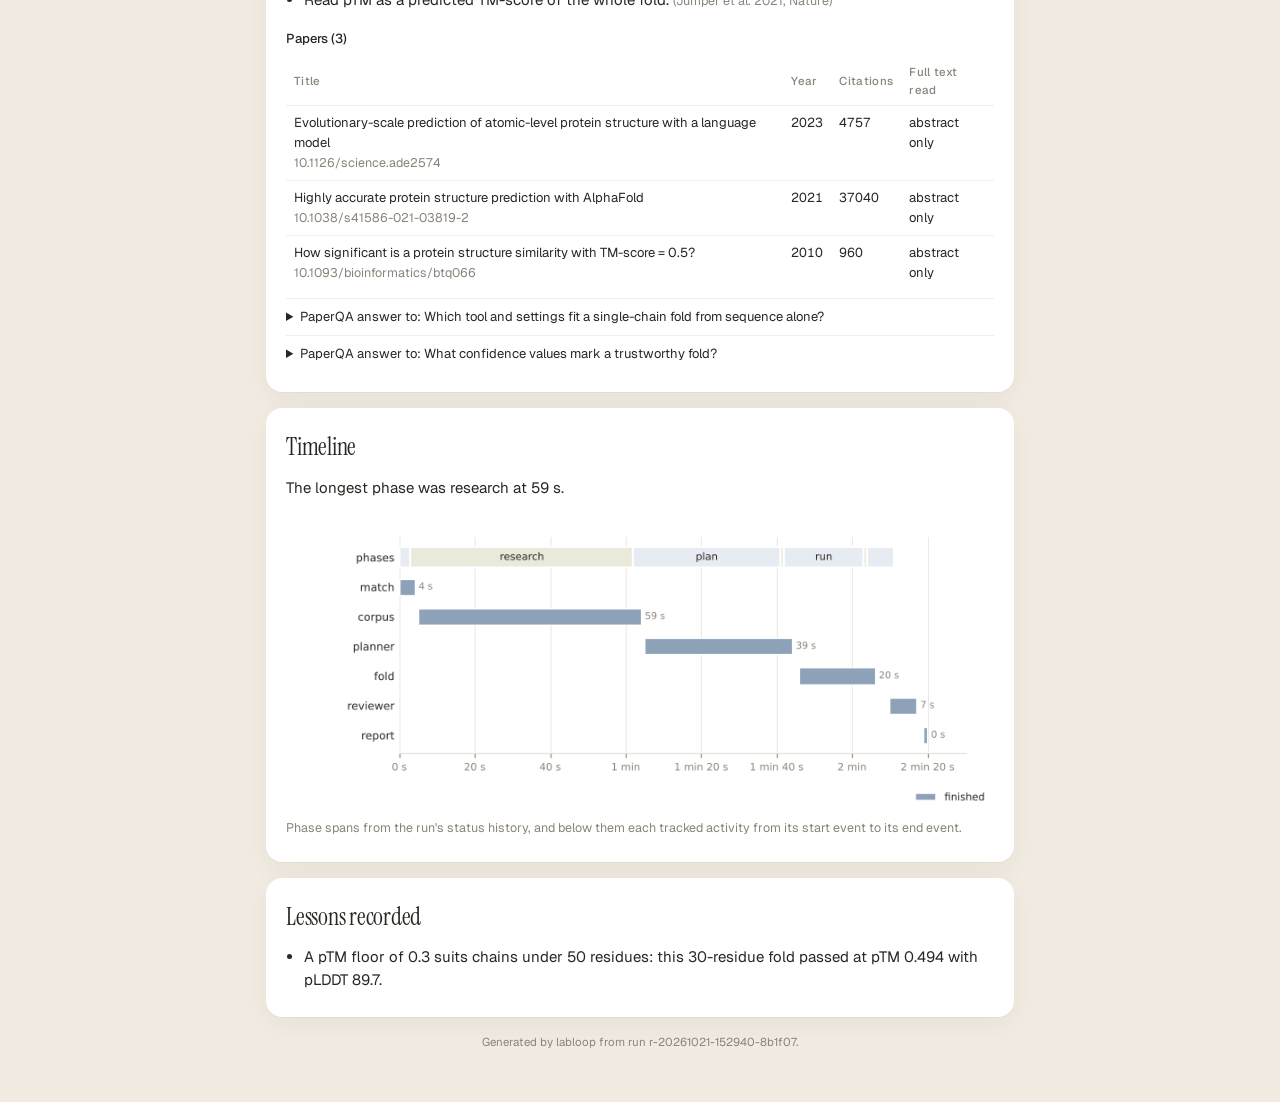
<file: demo/video/seed/reports/r-20261021-152940-8b1f07/report.html>
<!doctype html>
<html lang="en"><head><meta charset="utf-8"><meta name="viewport" content="width=device-width,initial-scale=1"><title>Run report r-20261021-152940-8b1f07</title><link rel="preconnect" href="https://fonts.googleapis.com"><link rel="preconnect" href="https://fonts.gstatic.com" crossorigin><link href="https://fonts.googleapis.com/css2?family=Instrument+Serif:ital@0;1&amp;family=Geist:wght@300;400;500&amp;display=swap" rel="stylesheet"><style>
:root{--bg:#f1ebe1;--ink:#2a2622;--muted:#8a847a;--card:#fff;--soft:#faf7f2;--line:rgba(42,38,34,.08);
--olive:#a3a07a;--clay:#c9937a;--slate:#8da2b8;--slatebg:#e6ecf2;--okbg:#e9ead9;--runbg:#f3e3da;--failbg:#f2dcd6;--fail:#b4654f}
*{box-sizing:border-box}
html{-webkit-text-size-adjust:100%}
body{margin:0;background:var(--bg);color:var(--ink);font-family:'Geist',system-ui,-apple-system,sans-serif;
font-size:15px;line-height:1.55;-webkit-font-smoothing:antialiased}
main{max-width:780px;margin:0 auto;padding:32px 16px 56px;display:flex;flex-direction:column;gap:16px}
h1,h2{font-family:'Instrument Serif',Georgia,serif;font-weight:400;letter-spacing:-.01em;margin:0}
h1{font-size:34px;line-height:1.12;text-wrap:balance}
h2{font-size:24px;margin-bottom:10px}
h3{font-size:13px;font-weight:500;margin:18px 0 6px;color:var(--ink)}
p{margin:0 0 10px}p:last-child{margin-bottom:0}
.card{background:var(--card);border-radius:16px;padding:20px;box-shadow:0 1px 0 rgba(42,38,34,.04),0 8px 30px rgba(42,38,34,.05)}
.eyebrow{font-size:11.5px;letter-spacing:.06em;text-transform:uppercase;color:var(--muted)}
.head{display:flex;flex-direction:column;gap:12px;padding:8px 0}
.pill{display:inline-block;font-size:12px;font-weight:500;letter-spacing:.04em;padding:4px 11px;border-radius:999px;vertical-align:middle}
.pill.PASS{background:var(--okbg);color:#5d5b3c}.pill.FAIL{background:var(--failbg);color:var(--fail)}
.pill.INCONCLUSIVE,.pill.UNVERIFIABLE{background:var(--slatebg);color:#4c6075}
.pill.ERROR{background:var(--failbg);color:var(--fail)}.pill.IN{background:var(--runbg);color:#8a5a43}
.pill.NOT{background:var(--soft);color:var(--muted)}
.meta{display:grid;grid-template-columns:repeat(auto-fit,minmax(150px,1fr));gap:10px 18px;margin-top:4px}
.meta div{font-size:13px;overflow-wrap:anywhere}.meta span{display:block;font-size:11px;color:var(--muted);letter-spacing:.04em;text-transform:uppercase}
.lead{font-size:16px}
.quote{border-left:3px solid var(--okbg);padding:2px 0 2px 12px;margin:10px 0;color:var(--ink)}
.muted{color:var(--muted)}.small{font-size:12.5px}
code{font-family:ui-monospace,SFMono-Regular,Menlo,monospace;font-size:12.5px;background:var(--soft);padding:1px 5px;border-radius:5px;overflow-wrap:anywhere}
figure{margin:14px 0 4px}figure img{display:block;width:100%;height:auto;border-radius:10px}
figcaption{font-size:12.5px;color:var(--muted);margin-top:6px}
.scroll{overflow-x:auto;-webkit-overflow-scrolling:touch;margin:8px 0}
table{border-collapse:collapse;width:100%;font-size:13px}
th{font-weight:500;color:var(--muted);font-size:11.5px;text-align:left;letter-spacing:.03em;padding:6px 8px;border-bottom:1px solid var(--line)}
td{padding:7px 8px;border-bottom:1px solid var(--line);vertical-align:top;overflow-wrap:anywhere}
td.num{font-variant-numeric:tabular-nums;white-space:nowrap}
tr:last-child td{border-bottom:none}
ul.plain{margin:6px 0;padding-left:18px}ul.plain li{margin:4px 0}
details{margin:8px 0;border-top:1px solid var(--line);padding-top:8px}
summary{cursor:pointer;font-size:13px;color:var(--ink)}
details>div{padding:8px 0 2px;font-size:13.5px}
.note{font-size:12.5px;color:var(--muted);margin-top:10px}
footer{font-size:11.5px;color:var(--muted);text-align:center}
@media (max-width:520px){h1{font-size:28px}.card{padding:16px}main{padding-top:20px}}
</style></head><body><main><header class="head"><div class="eyebrow">labloop run report</div><h1>Predict the 3D structure of this single protein chain and report whether the fold is confident.</h1><div><span class="pill PASS">PASS</span></div><div class="meta"><div><span>Origin</span>New pipeline</div><div><span>Run</span><code>r-20261021-152940-8b1f07</code></div><div><span>Duration</span>2 min 19 s</div><div><span>Started</span>21 October 2026, 15:29 UTC</div></div></header><section class="card"><h2>Outcome</h2><p class="lead">The run passed all 2 checks. Mean pLDDT was 89.7, above the floor of 70 and pTM was 0.494, above the floor of 0.300.</p><div class="eyebrow" style="margin-top:14px">Reviewer summary</div><p class="quote">With the pTM floor at 0.3 for a 30-residue chain, the same fold passed both frozen checks (pLDDT 89.7, pTM 0.494).</p></section><section class="card"><h2>How the pipeline was chosen</h2><p>No saved skill fitted the task, so a new pipeline was planned from the literature and the tool catalog. The matcher considered 2 saved skills (<code>boltz2_heterodimer_interface</code>, <code>pdb_chain_sequences</code>).</p><details><summary>Why no skill was reused</summary><div>Neither saved skill fits: the Boltz-2 skill needs two chains, and the PDB skill only reads deposited entries.</div></details><details><summary>Planning decisions (1)</summary><div><div class="scroll"><table><thead><tr><th>Topic</th><th>Choice</th><th>Sourced</th></tr></thead><tbody><tr><td>pTM floor</td><td>0.3</td><td>no</td></tr></tbody></table></div></div></details><figure><img src="figures/pipeline.png" alt="Pipeline diagram: esmfold" loading="lazy"><figcaption>The frozen pipeline, 1 step in dependency order. Box outlines show each step's outcome (olive finished, rust failed, grey skipped).</figcaption></figure><p class="note">The passing run was saved as skill <code>esmfold_short_chain_fold</code> (version 1, standing draft).</p></section><section class="card"><h2>Metrics</h2><figure><img src="figures/metrics.png" alt="Observed value of each check against its threshold" loading="lazy"><figcaption>Each bar is the observed value measured from zero; the shaded region passes and the vertical line is the threshold. A dashed line marks a published reference with its tolerance band. Olive passed, rust failed, slate could not be verified.</figcaption></figure><div class="scroll"><table><thead><tr><th>Check</th><th>Observed</th><th>Criterion</th><th>Status</th></tr></thead><tbody><tr><td>confident_fold<div class="small muted">fold.scores.mean_plddt</div></td><td class=num>89.7</td><td>≥ 70</td><td><span class="pill PASS">PASS</span></td></tr><tr><td>global_fold<div class="small muted">fold.scores.ptm</div></td><td class=num>0.494</td><td>≥ 0.300</td><td><span class="pill PASS">PASS</span></td></tr></tbody></table></div></section><section class="card"><h2>Structure</h2><h3>fold <span class="muted">(esmfold, model.pdb)</span></h3><p>The model has 30 residues in chain A (30 residues). Mean per-residue confidence is 89.7; 93.3% of residues reach 70 and 80% reach 90.</p><figure><img src="figures/structure_fold.png" alt="C-alpha trace of fold from four angles" loading="lazy"><figcaption>C-alpha trace from four orthographic angles after alignment to the principal axes, colored by per-residue pLDDT read from the B-factor column.</figcaption></figure><figure><img src="figures/confidence_fold.png" alt="Per-residue pLDDT for fold" loading="lazy"><figcaption>Per-residue pLDDT with the confident (70 to 90) and very high (90 and above) bands shaded. Gaps in residue numbering are left as gaps.</figcaption></figure></section><section class="card"><h2>Study distillation</h2><p>ESMFold folds a single sequence without an alignment. pTM estimates the TM-score of the predicted structure, and a TM-score of 0.5 is the usual line for a correct fold. None of the papers sets a pTM floor for chains under 50 residues.</p><h3>Sourced numbers (1)</h3><div class="scroll"><table><thead><tr><th>Quantity</th><th>Value</th><th>Context</th><th>Source</th></tr></thead><tbody><tr><td>TM-score at which two structures usually share a fold</td><td class=num>0.5</td><td>fold-level similarity threshold</td><td><span title="Xu and Zhang 2010, Bioinformatics">Xu and Zhang 2010, Bioinformatics</span></td></tr></tbody></table></div><h3>Guidance</h3><ul class="plain"><li>ESMFold needs only the sequence, so no alignment step is required. <span class="small muted">(<span title="Lin et al. 2023, Science">Lin et al. 2023, Science</span>)</span></li><li>Read pTM as a predicted TM-score of the whole fold. <span class="small muted">(<span title="Jumper et al. 2021, Nature">Jumper et al. 2021, Nature</span>)</span></li></ul><h3>Papers (3)</h3><div class="scroll"><table><thead><tr><th>Title</th><th>Year</th><th>Citations</th><th>Full text read</th></tr></thead><tbody><tr><td>Evolutionary-scale prediction of atomic-level protein structure with a language model<div class="small muted">10.1126/science.ade2574</div></td><td class=num>2023</td><td class=num>4757</td><td>abstract only</td></tr><tr><td>Highly accurate protein structure prediction with AlphaFold<div class="small muted">10.1038/s41586-021-03819-2</div></td><td class=num>2021</td><td class=num>37040</td><td>abstract only</td></tr><tr><td>How significant is a protein structure similarity with TM-score = 0.5?<div class="small muted">10.1093/bioinformatics/btq066</div></td><td class=num>2010</td><td class=num>960</td><td>abstract only</td></tr></tbody></table></div><details><summary>PaperQA answer to: Which tool and settings fit a single-chain fold from sequence alone?</summary><div><p class="small muted">Which tool and settings fit a single-chain fold from sequence alone?</p><p>ESMFold predicts structure directly from one sequence, without a multiple sequence alignment.</p><p class="small muted">Drawn from 1 excerpt of 1 paper.</p></div></details><details><summary>PaperQA answer to: What confidence values mark a trustworthy fold?</summary><div><p class="small muted">What confidence values mark a trustworthy fold?</p><p>pTM estimates the TM-score of the prediction, and a TM-score of 0.5 is the usual line for two structures sharing a fold. The papers set no pTM floor for very short chains.</p><p class="small muted">Drawn from 2 excerpts of 2 papers.</p></div></details></section><section class="card"><h2>Timeline</h2><p>The longest phase was research at 59 s.</p><figure><img src="figures/timeline.png" alt="Gantt chart of run phases and activities" loading="lazy"><figcaption>Phase spans from the run's status history, and below them each tracked activity from its start event to its end event.</figcaption></figure></section><section class="card"><h2>Lessons recorded</h2><ul class="plain"><li>A pTM floor of 0.3 suits chains under 50 residues: this 30-residue fold passed at pTM 0.494 with pLDDT 89.7.</li></ul></section><footer>Generated by labloop from run r-20261021-152940-8b1f07.</footer></main></body></html>
</file>
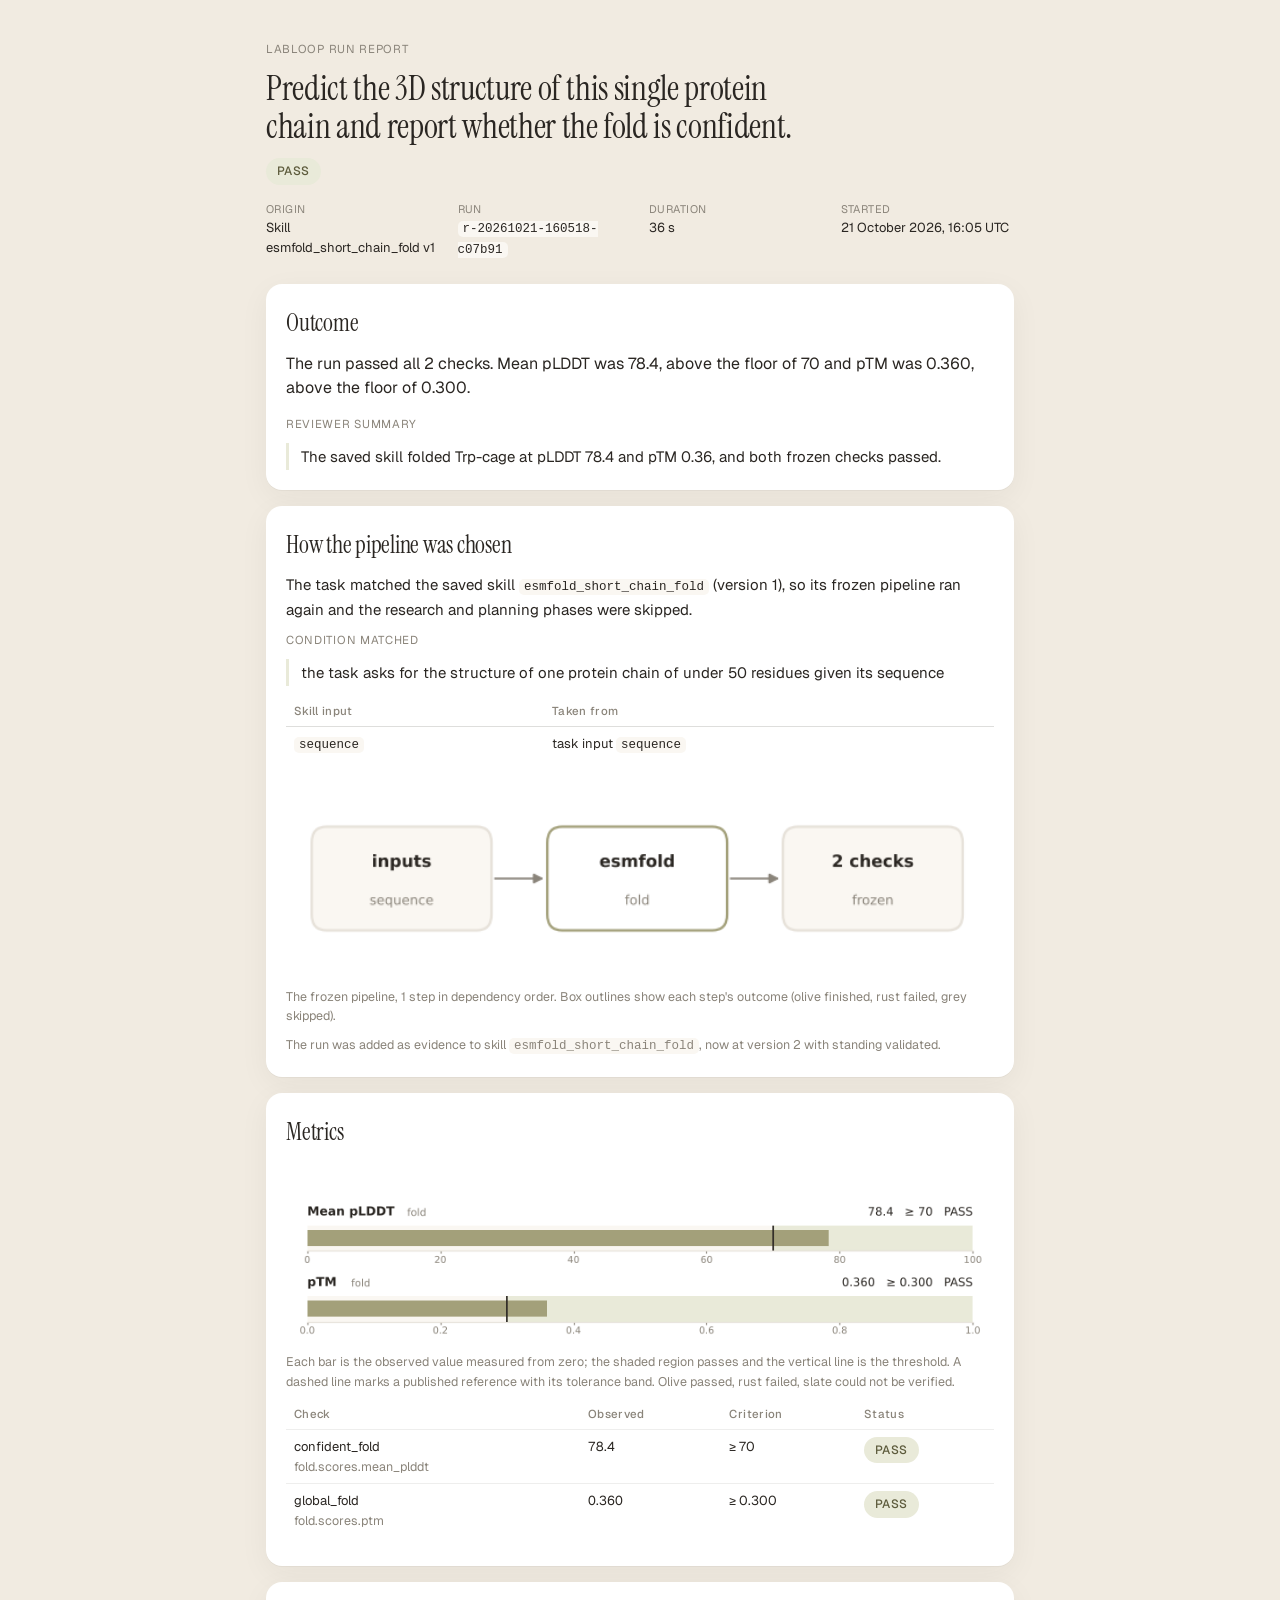
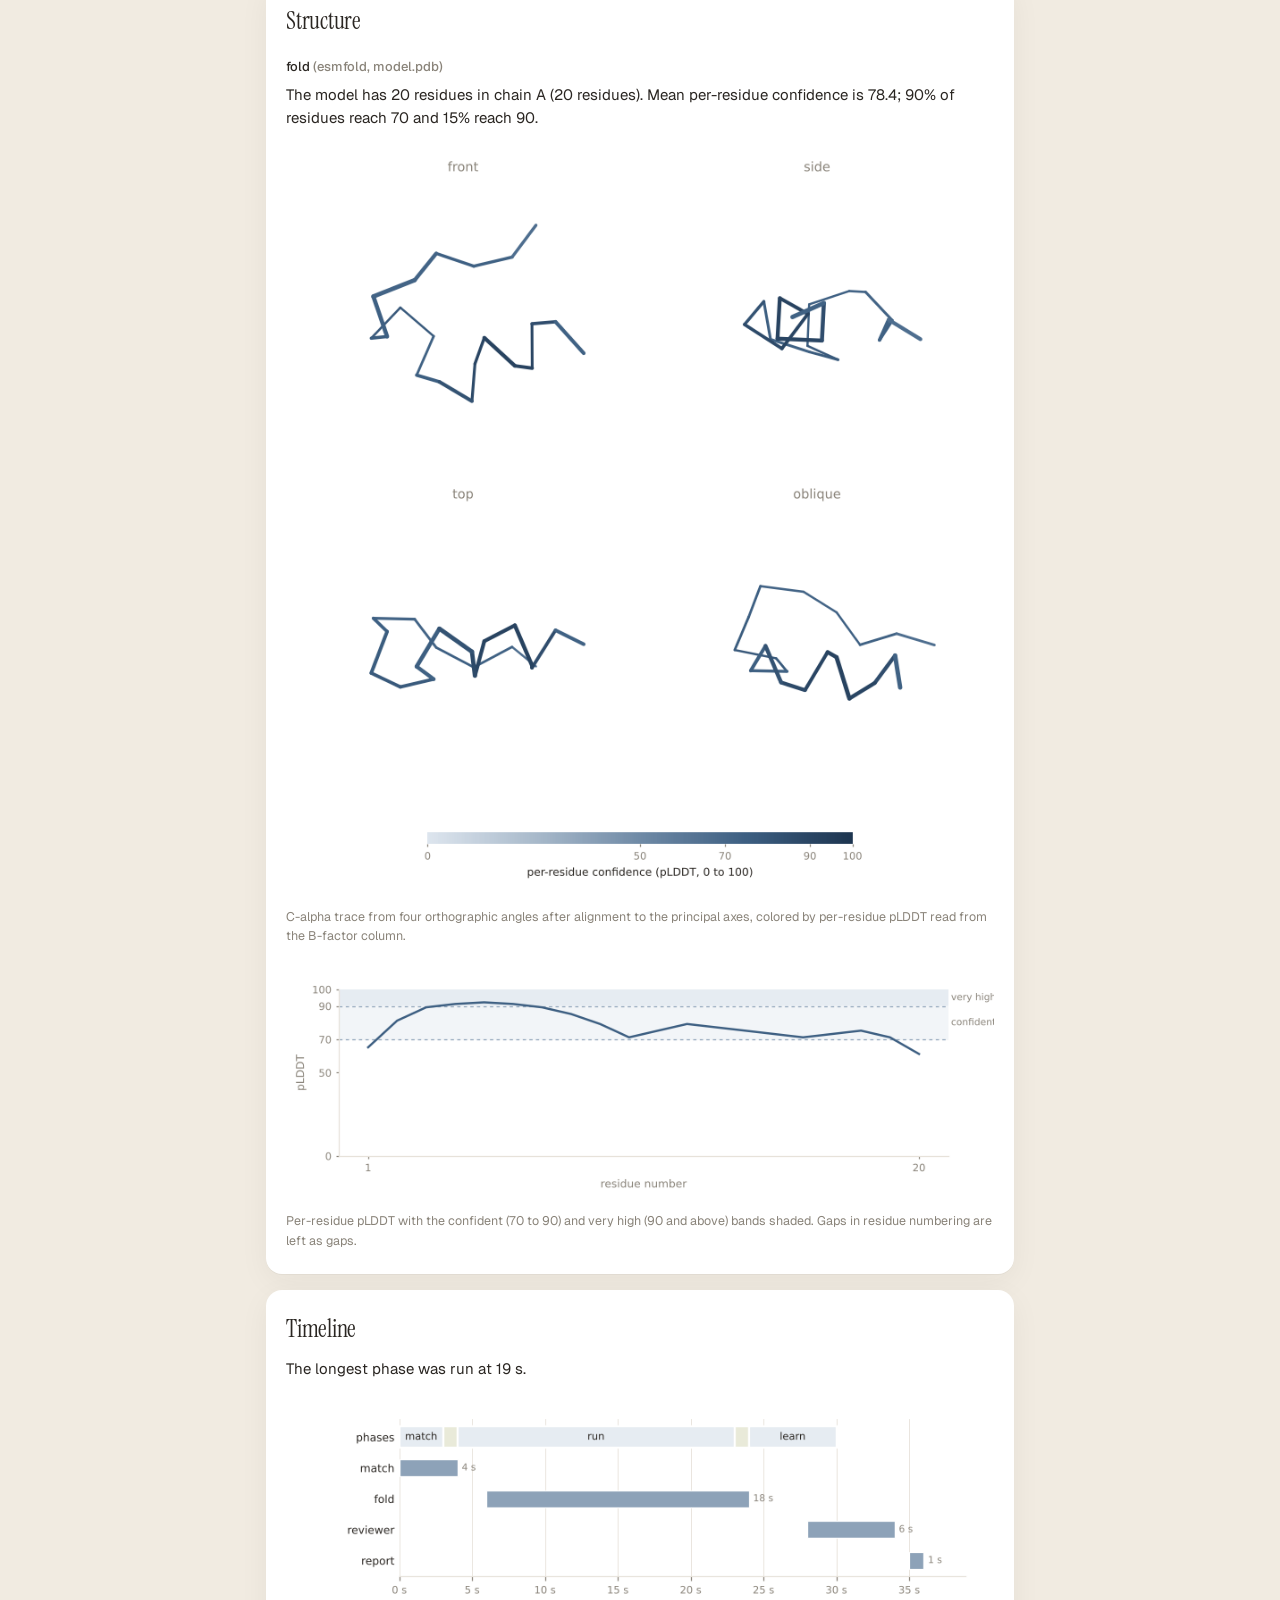
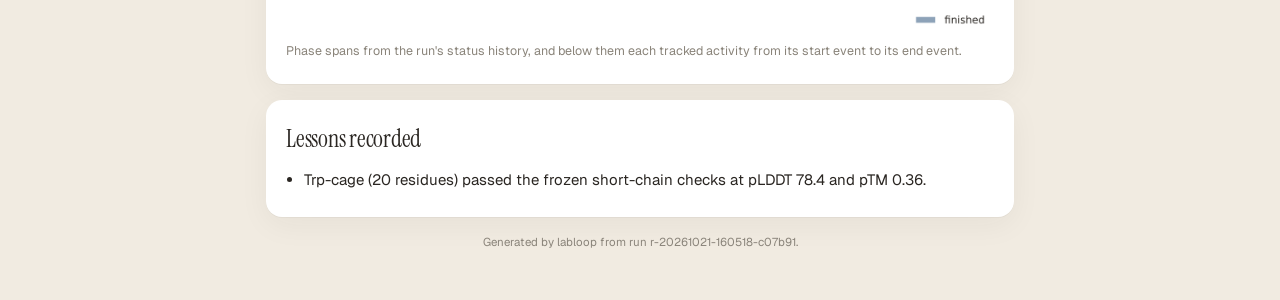
<file: demo/video/seed/reports/r-20261021-160518-c07b91/report.html>
<!doctype html>
<html lang="en"><head><meta charset="utf-8"><meta name="viewport" content="width=device-width,initial-scale=1"><title>Run report r-20261021-160518-c07b91</title><link rel="preconnect" href="https://fonts.googleapis.com"><link rel="preconnect" href="https://fonts.gstatic.com" crossorigin><link href="https://fonts.googleapis.com/css2?family=Instrument+Serif:ital@0;1&amp;family=Geist:wght@300;400;500&amp;display=swap" rel="stylesheet"><style>
:root{--bg:#f1ebe1;--ink:#2a2622;--muted:#8a847a;--card:#fff;--soft:#faf7f2;--line:rgba(42,38,34,.08);
--olive:#a3a07a;--clay:#c9937a;--slate:#8da2b8;--slatebg:#e6ecf2;--okbg:#e9ead9;--runbg:#f3e3da;--failbg:#f2dcd6;--fail:#b4654f}
*{box-sizing:border-box}
html{-webkit-text-size-adjust:100%}
body{margin:0;background:var(--bg);color:var(--ink);font-family:'Geist',system-ui,-apple-system,sans-serif;
font-size:15px;line-height:1.55;-webkit-font-smoothing:antialiased}
main{max-width:780px;margin:0 auto;padding:32px 16px 56px;display:flex;flex-direction:column;gap:16px}
h1,h2{font-family:'Instrument Serif',Georgia,serif;font-weight:400;letter-spacing:-.01em;margin:0}
h1{font-size:34px;line-height:1.12;text-wrap:balance}
h2{font-size:24px;margin-bottom:10px}
h3{font-size:13px;font-weight:500;margin:18px 0 6px;color:var(--ink)}
p{margin:0 0 10px}p:last-child{margin-bottom:0}
.card{background:var(--card);border-radius:16px;padding:20px;box-shadow:0 1px 0 rgba(42,38,34,.04),0 8px 30px rgba(42,38,34,.05)}
.eyebrow{font-size:11.5px;letter-spacing:.06em;text-transform:uppercase;color:var(--muted)}
.head{display:flex;flex-direction:column;gap:12px;padding:8px 0}
.pill{display:inline-block;font-size:12px;font-weight:500;letter-spacing:.04em;padding:4px 11px;border-radius:999px;vertical-align:middle}
.pill.PASS{background:var(--okbg);color:#5d5b3c}.pill.FAIL{background:var(--failbg);color:var(--fail)}
.pill.INCONCLUSIVE,.pill.UNVERIFIABLE{background:var(--slatebg);color:#4c6075}
.pill.ERROR{background:var(--failbg);color:var(--fail)}.pill.IN{background:var(--runbg);color:#8a5a43}
.pill.NOT{background:var(--soft);color:var(--muted)}
.meta{display:grid;grid-template-columns:repeat(auto-fit,minmax(150px,1fr));gap:10px 18px;margin-top:4px}
.meta div{font-size:13px;overflow-wrap:anywhere}.meta span{display:block;font-size:11px;color:var(--muted);letter-spacing:.04em;text-transform:uppercase}
.lead{font-size:16px}
.quote{border-left:3px solid var(--okbg);padding:2px 0 2px 12px;margin:10px 0;color:var(--ink)}
.muted{color:var(--muted)}.small{font-size:12.5px}
code{font-family:ui-monospace,SFMono-Regular,Menlo,monospace;font-size:12.5px;background:var(--soft);padding:1px 5px;border-radius:5px;overflow-wrap:anywhere}
figure{margin:14px 0 4px}figure img{display:block;width:100%;height:auto;border-radius:10px}
figcaption{font-size:12.5px;color:var(--muted);margin-top:6px}
.scroll{overflow-x:auto;-webkit-overflow-scrolling:touch;margin:8px 0}
table{border-collapse:collapse;width:100%;font-size:13px}
th{font-weight:500;color:var(--muted);font-size:11.5px;text-align:left;letter-spacing:.03em;padding:6px 8px;border-bottom:1px solid var(--line)}
td{padding:7px 8px;border-bottom:1px solid var(--line);vertical-align:top;overflow-wrap:anywhere}
td.num{font-variant-numeric:tabular-nums;white-space:nowrap}
tr:last-child td{border-bottom:none}
ul.plain{margin:6px 0;padding-left:18px}ul.plain li{margin:4px 0}
details{margin:8px 0;border-top:1px solid var(--line);padding-top:8px}
summary{cursor:pointer;font-size:13px;color:var(--ink)}
details>div{padding:8px 0 2px;font-size:13.5px}
.note{font-size:12.5px;color:var(--muted);margin-top:10px}
footer{font-size:11.5px;color:var(--muted);text-align:center}
@media (max-width:520px){h1{font-size:28px}.card{padding:16px}main{padding-top:20px}}
</style></head><body><main><header class="head"><div class="eyebrow">labloop run report</div><h1>Predict the 3D structure of this single protein chain and report whether the fold is confident.</h1><div><span class="pill PASS">PASS</span></div><div class="meta"><div><span>Origin</span>Skill esmfold_short_chain_fold v1</div><div><span>Run</span><code>r-20261021-160518-c07b91</code></div><div><span>Duration</span>36 s</div><div><span>Started</span>21 October 2026, 16:05 UTC</div></div></header><section class="card"><h2>Outcome</h2><p class="lead">The run passed all 2 checks. Mean pLDDT was 78.4, above the floor of 70 and pTM was 0.360, above the floor of 0.300.</p><div class="eyebrow" style="margin-top:14px">Reviewer summary</div><p class="quote">The saved skill folded Trp-cage at pLDDT 78.4 and pTM 0.36, and both frozen checks passed.</p></section><section class="card"><h2>How the pipeline was chosen</h2><p>The task matched the saved skill <code>esmfold_short_chain_fold</code> (version 1), so its frozen pipeline ran again and the research and planning phases were skipped.</p><div class="eyebrow">Condition matched</div><p class="quote">the task asks for the structure of one protein chain of under 50 residues given its sequence</p><div class="scroll"><table><thead><tr><th>Skill input</th><th>Taken from</th></tr></thead><tbody><tr><td><code>sequence</code></td><td>task input <code>sequence</code></td></tr></tbody></table></div><figure><img src="figures/pipeline.png" alt="Pipeline diagram: esmfold" loading="lazy"><figcaption>The frozen pipeline, 1 step in dependency order. Box outlines show each step's outcome (olive finished, rust failed, grey skipped).</figcaption></figure><p class="note">The run was added as evidence to skill <code>esmfold_short_chain_fold</code>, now at version 2 with standing validated.</p></section><section class="card"><h2>Metrics</h2><figure><img src="figures/metrics.png" alt="Observed value of each check against its threshold" loading="lazy"><figcaption>Each bar is the observed value measured from zero; the shaded region passes and the vertical line is the threshold. A dashed line marks a published reference with its tolerance band. Olive passed, rust failed, slate could not be verified.</figcaption></figure><div class="scroll"><table><thead><tr><th>Check</th><th>Observed</th><th>Criterion</th><th>Status</th></tr></thead><tbody><tr><td>confident_fold<div class="small muted">fold.scores.mean_plddt</div></td><td class=num>78.4</td><td>≥ 70</td><td><span class="pill PASS">PASS</span></td></tr><tr><td>global_fold<div class="small muted">fold.scores.ptm</div></td><td class=num>0.360</td><td>≥ 0.300</td><td><span class="pill PASS">PASS</span></td></tr></tbody></table></div></section><section class="card"><h2>Structure</h2><h3>fold <span class="muted">(esmfold, model.pdb)</span></h3><p>The model has 20 residues in chain A (20 residues). Mean per-residue confidence is 78.4; 90% of residues reach 70 and 15% reach 90.</p><figure><img src="figures/structure_fold.png" alt="C-alpha trace of fold from four angles" loading="lazy"><figcaption>C-alpha trace from four orthographic angles after alignment to the principal axes, colored by per-residue pLDDT read from the B-factor column.</figcaption></figure><figure><img src="figures/confidence_fold.png" alt="Per-residue pLDDT for fold" loading="lazy"><figcaption>Per-residue pLDDT with the confident (70 to 90) and very high (90 and above) bands shaded. Gaps in residue numbering are left as gaps.</figcaption></figure></section><section class="card"><h2>Timeline</h2><p>The longest phase was run at 19 s.</p><figure><img src="figures/timeline.png" alt="Gantt chart of run phases and activities" loading="lazy"><figcaption>Phase spans from the run's status history, and below them each tracked activity from its start event to its end event.</figcaption></figure></section><section class="card"><h2>Lessons recorded</h2><ul class="plain"><li>Trp-cage (20 residues) passed the frozen short-chain checks at pLDDT 78.4 and pTM 0.36.</li></ul></section><footer>Generated by labloop from run r-20261021-160518-c07b91.</footer></main></body></html>
</file>
<file: demo/video/viz/viz.css>
/* Shared look for the explainer pages: Folio's palette and type, on a
   1280x720 stage. Every element starts hidden and a step adds `.on`. */
:root {
  --bg: #f1ebe1;
  --ink: #2a2622;
  --muted: #8a847a;
  --card: #fff;
  --soft: #faf7f2;
  --line: rgba(42, 38, 34, 0.12);
  --olive: #a3a07a;
  --clay: #c9937a;
  --slate: #8da2b8;
  --okbg: #e9ead9;
  --failbg: #f2dcd6;
  --fail: #b4654f;
  --mubit: #1f1c19;
  --mubit-2: #34302b;
  --glow: #e7c27d;
}
* { box-sizing: border-box; }
html, body { margin: 0; height: 100%; }
body {
  background: radial-gradient(1100px 600px at 80% -10%, #f7f1e7, transparent 60%), var(--bg);
  color: var(--ink);
  font-family: 'Geist', system-ui, sans-serif;
  -webkit-font-smoothing: antialiased;
  overflow: hidden;
}
.stage { position: relative; width: 1280px; height: 720px; margin: 0 auto; }
.serif { font-family: 'Instrument Serif', serif; font-weight: 400; letter-spacing: -0.015em; }
.mono { font-family: ui-monospace, 'SFMono-Regular', Menlo, monospace; }
.eyebrow { font-size: 13px; letter-spacing: 0.12em; text-transform: uppercase; color: var(--muted); }

.fade { opacity: 0; transform: translateY(14px); transition: opacity 0.7s ease, transform 0.8s cubic-bezier(0.2, 0.8, 0.2, 1); }
.fade.on { opacity: 1; transform: none; }
.pop { opacity: 0; transform: scale(0.94); transition: opacity 0.6s ease, transform 0.7s cubic-bezier(0.2, 0.9, 0.25, 1.15); }
.pop.on { opacity: 1; transform: none; }

.card {
  position: absolute; background: var(--card); border-radius: 16px; padding: 14px 16px;
  box-shadow: 0 1px 0 rgba(42, 38, 34, 0.04), 0 10px 30px rgba(42, 38, 34, 0.07);
}
.dark {
  position: absolute; background: linear-gradient(160deg, var(--mubit-2), var(--mubit)); color: #f4eee4;
  border-radius: 20px; padding: 18px 20px; box-shadow: 0 18px 50px rgba(31, 28, 25, 0.28);
}
.dark .eyebrow { color: #bdb3a4; }
.chip { display: inline-flex; align-items: center; gap: 6px; font-size: 13px; padding: 5px 11px; border-radius: 999px; background: var(--bg); }
.dot { width: 7px; height: 7px; border-radius: 50%; display: inline-block; flex: none; }
.pass { background: var(--okbg); }
.fail { background: var(--failbg); color: var(--fail); }
.mubit-badge {
  display: inline-flex; align-items: center; gap: 7px; font-size: 12.5px; font-weight: 500;
  padding: 5px 11px 5px 8px; border-radius: 999px; background: var(--mubit); color: #f4eee4;
}
.mubit-badge::before { content: ''; width: 9px; height: 9px; border-radius: 3px; background: var(--glow); }

svg.wires { position: absolute; inset: 0; pointer-events: none; }
svg.wires path { fill: none; stroke: rgba(42, 38, 34, 0.18); stroke-width: 1.6; stroke-dasharray: 600; stroke-dashoffset: 600; transition: stroke-dashoffset 1.2s ease, stroke 0.4s; }
svg.wires path.on { stroke-dashoffset: 0; }
svg.wires path.hot { stroke: var(--glow); stroke-width: 2.4; }
</file>
